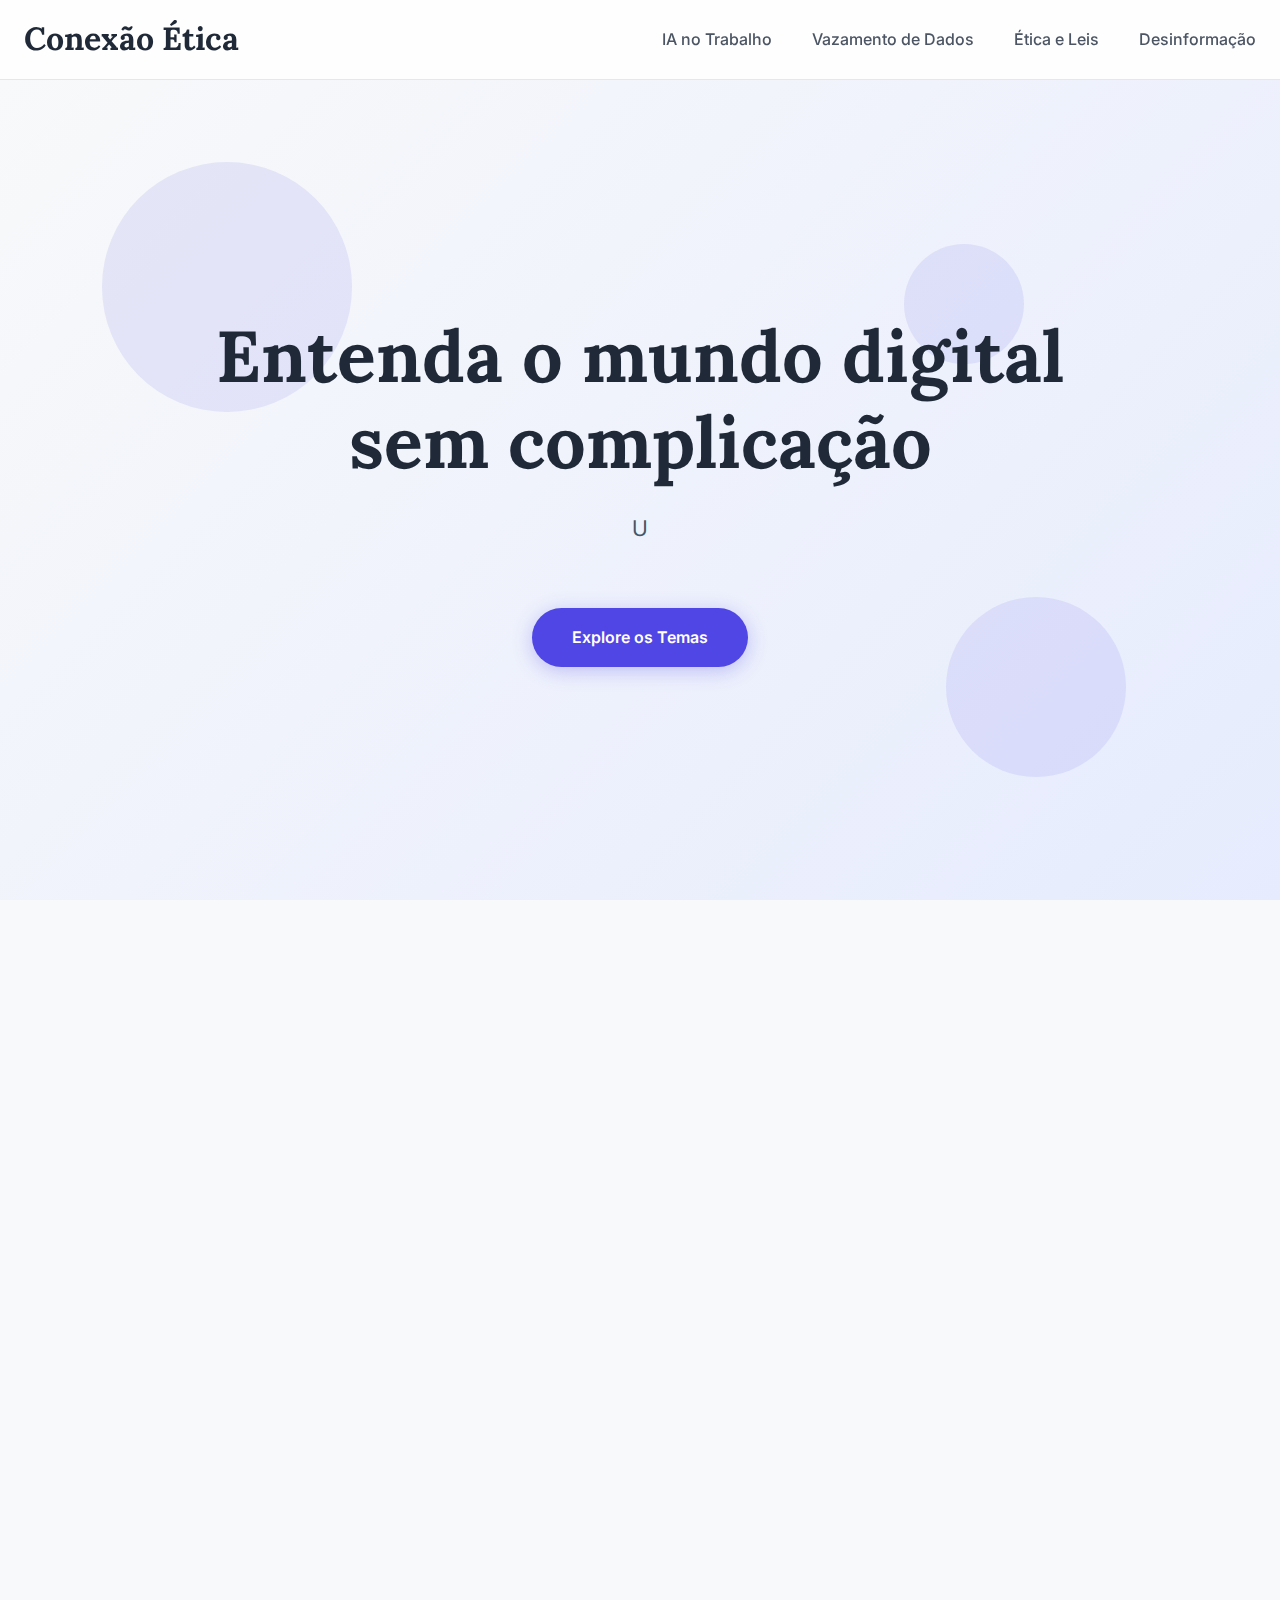
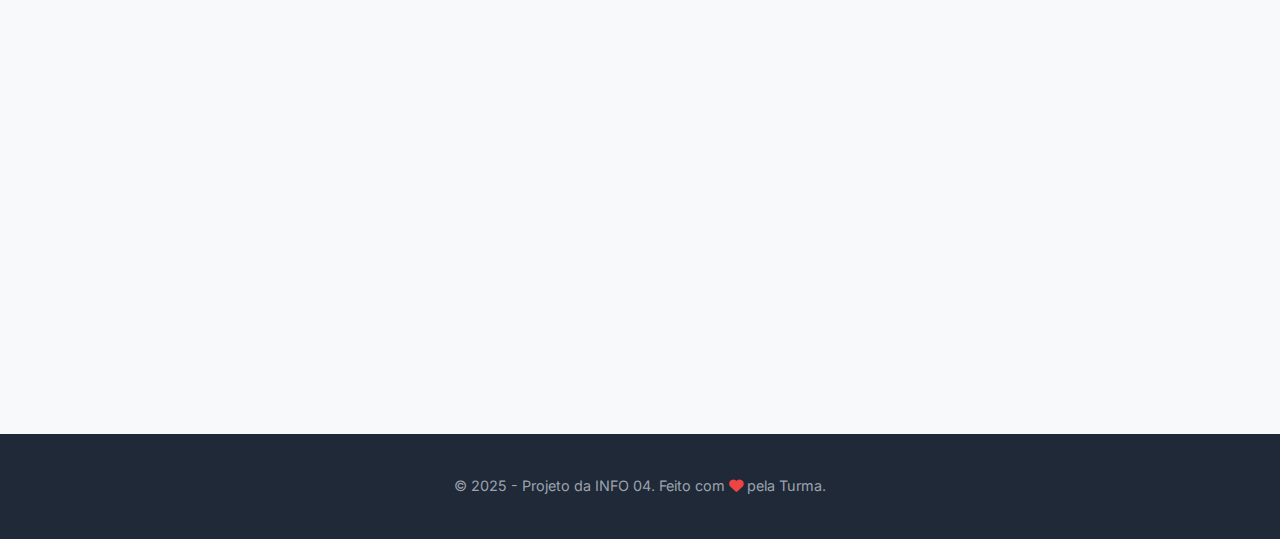
<file: index.html>
<!DOCTYPE html>
<html lang="pt-br">
<head>
    <meta charset="UTF-8">
    <meta name="viewport" content="width=device-width, initial-scale=1.0">
    <title>Conexão Ética - Navegando a Era Digital</title>
    <link rel="stylesheet" href="css/style.css">
    <link rel="stylesheet" href="https://cdnjs.cloudflare.com/ajax/libs/font-awesome/6.5.1/css/all.min.css">
</head>
<body>

    <!-- Cabeçalho com efeito de encolhimento ao rolar -->
    <header class="site-header">
        <div class="container-header">
            <div class="logo">
                <a href="index.html" aria-label="Voltar para a página inicial">
                    <h1>Conexão Ética</h1>
                </a>
            </div>
            <nav class="main-nav">
                <button class="menu-toggle" aria-label="Abrir menu">
                    <span></span>
                    <span></span>
                    <span></span>
                </button>
                <ul>
                    <li><a href="pages/grupo_2.html"><i class="fa-solid fa-robot"></i> IA no Trabalho</a></li>
                    <li><a href="pages/grupo_1.html"><i class="fa-solid fa-shield-halved"></i> Vazamento de Dados</a></li>
                    <li><a href="pages/grupo_3.html"><i class="fa-solid fa-gavel"></i> Ética e Leis</a></li>
                    <li><a href="pages/grupo_4.html"><i class="fa-solid fa-newspaper"></i> Desinformação</a></li>
                </ul>
            </nav>
        </div>
    </header>

    <main>
        <!-- Seção Hero com fundo animado e efeito de digitação -->
        <section class="hero-section">
            <div class="hero-content">
                <h2 class="reveal">Entenda o mundo digital sem complicação</h2>
                <p class="subtitulo reveal" id="typing-subtitle"></p>
                <a href="#temas" class="btn btn-primary reveal">Explore os Temas</a>
            </div>
            <!-- Elementos decorativos animados -->
            <div class="floating-shape shape1"></div>
            <div class="floating-shape shape2"></div>
            <div class="floating-shape shape3"></div>
        </section>

        <!-- Seção de temas com cards com FOTOS -->
        <section id="temas" class="container">
            <h2 class="section-title reveal">Explore os Quatro Pilares</h2>

            <div class="temas-grid">
                
                <a href="pages/grupo_1.html" class="tema-card reveal">
                    <img src="img_gp1/img_inicio_grupo1.jpg" alt="Ilustração sobre segurança de dados com cadeados digitais">
                    <div class="tema-card-content">
                        <h4>Vazamento de Dados</h4>
                        <p>Os perigos online e a responsabilidade de quem protege suas informações.</p>
                    </div>
                </a>
                
                <a href="pages/grupo_2.html" class="tema-card reveal">
                    <img src="img_gp2/img_inicio.jpg" alt="Humano interagindo com um robô em um ambiente de trabalho">
                    <div class="tema-card-content">
                        <h4>IA no Trabalho</h4>
                        <p>Como a inteligência artificial está otimizando profissões e tarefas do dia a dia.</p>
                    </div>
                </a>
                
                <a href="pages/grupo_3.html" class="tema-card reveal">
                    <img src="img_gp3/17596519049008330f418994fba9ee09-640x400.png" alt="Balanças da justiça simbolizando ética e leis">
                    <div class="tema-card-content">
                        <h4>Ética e Leis Digitais</h4>
                        <p>Uma conversa sobre o certo e errado no mundo digital e as regras que te protegem.</p>
                    </div>
                </a>
                
                <a href="pages/grupo_4.html" class="tema-card reveal">
                    <img src="img_gp4/inicio_grupo4.jpg" alt="Lupa sobre a palavra FAKE em um jornal">
                    <div class="tema-card-content">
                        <h4>A Era da Desinformação</h4>
                        <p>Aprenda a identificar notícias falsas e entenda por que elas se espalham tão rápido.</p>
                    </div>
                </a>

            </div>
        </section>

    </main>

    <footer class="site-footer">
        <p>&copy; 2025 - Projeto da INFO 04. Feito com <i class="fa-solid fa-heart"></i> pela Turma.</p>
    </footer>

    <!-- Overlay para o menu mobile -->
    <div id="page-overlay"></div>

    <script src="js/script.js"></script>

</body>
</html>
</file>
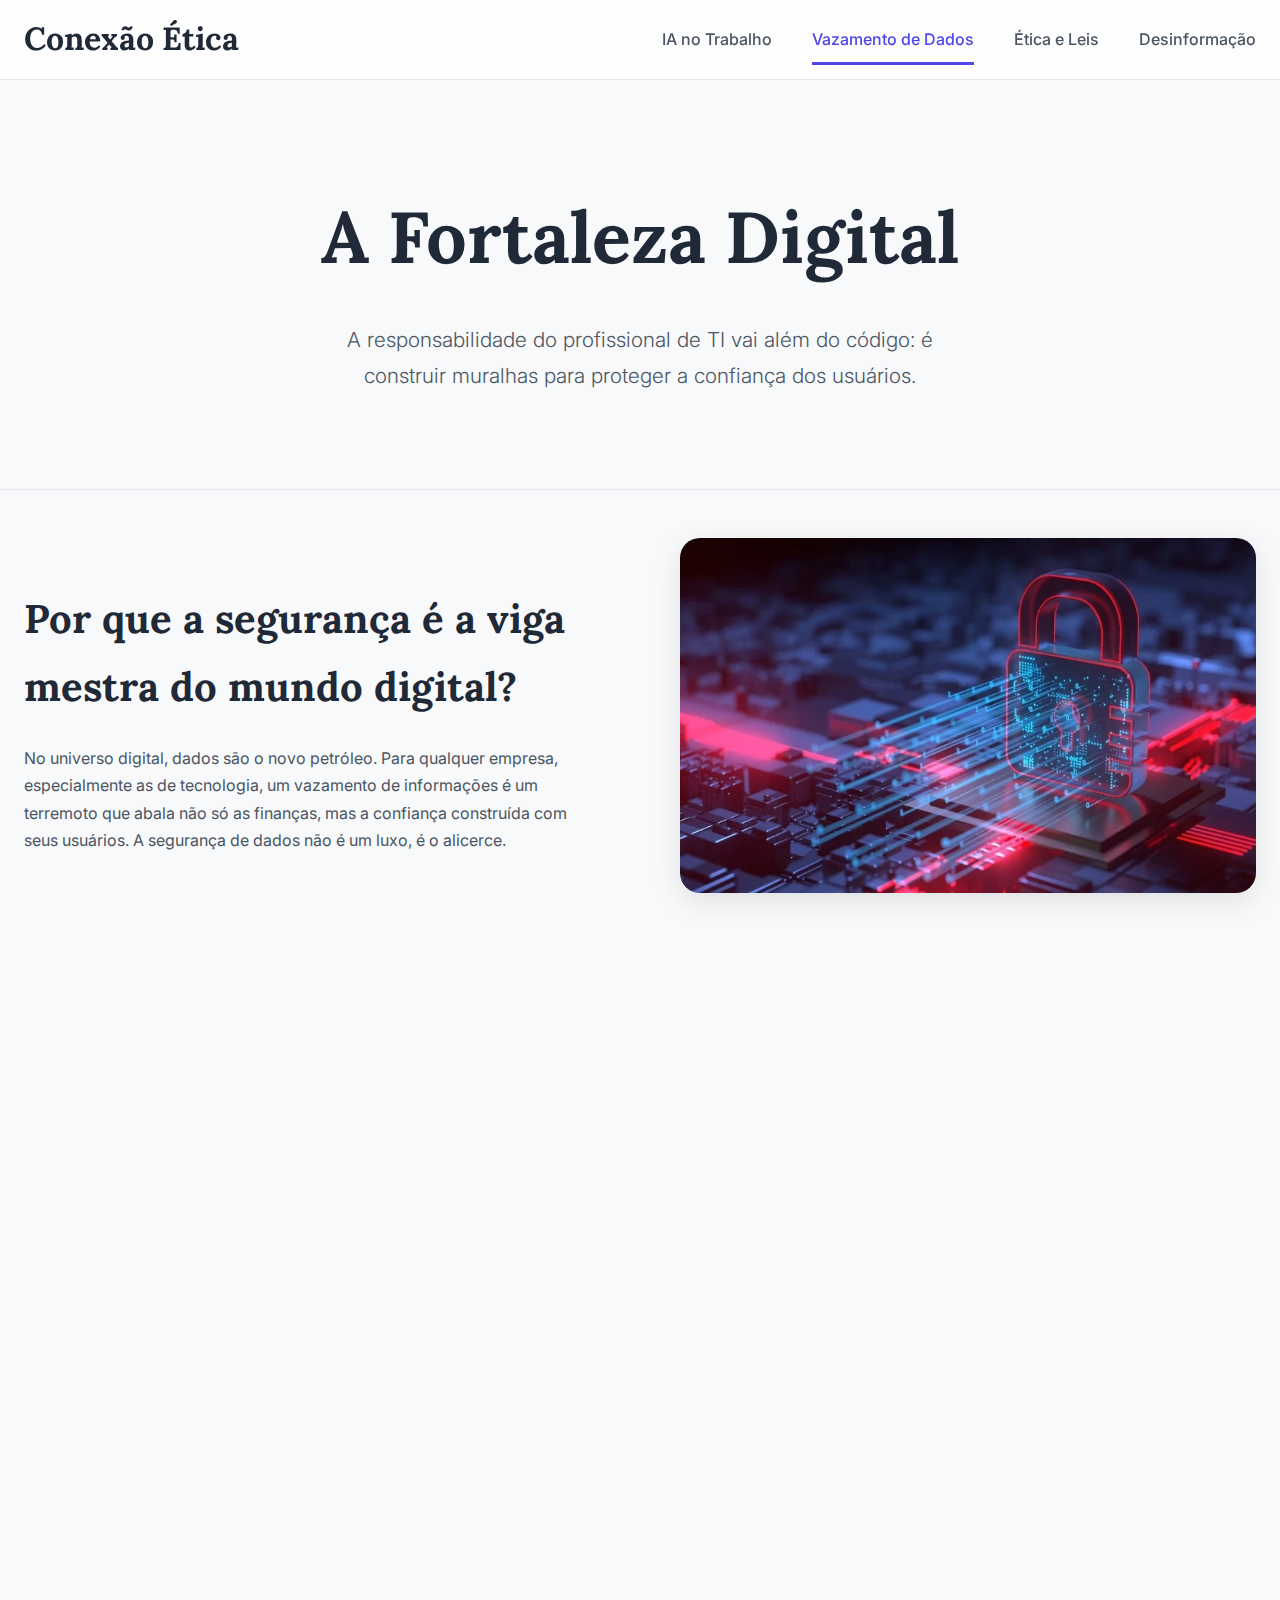
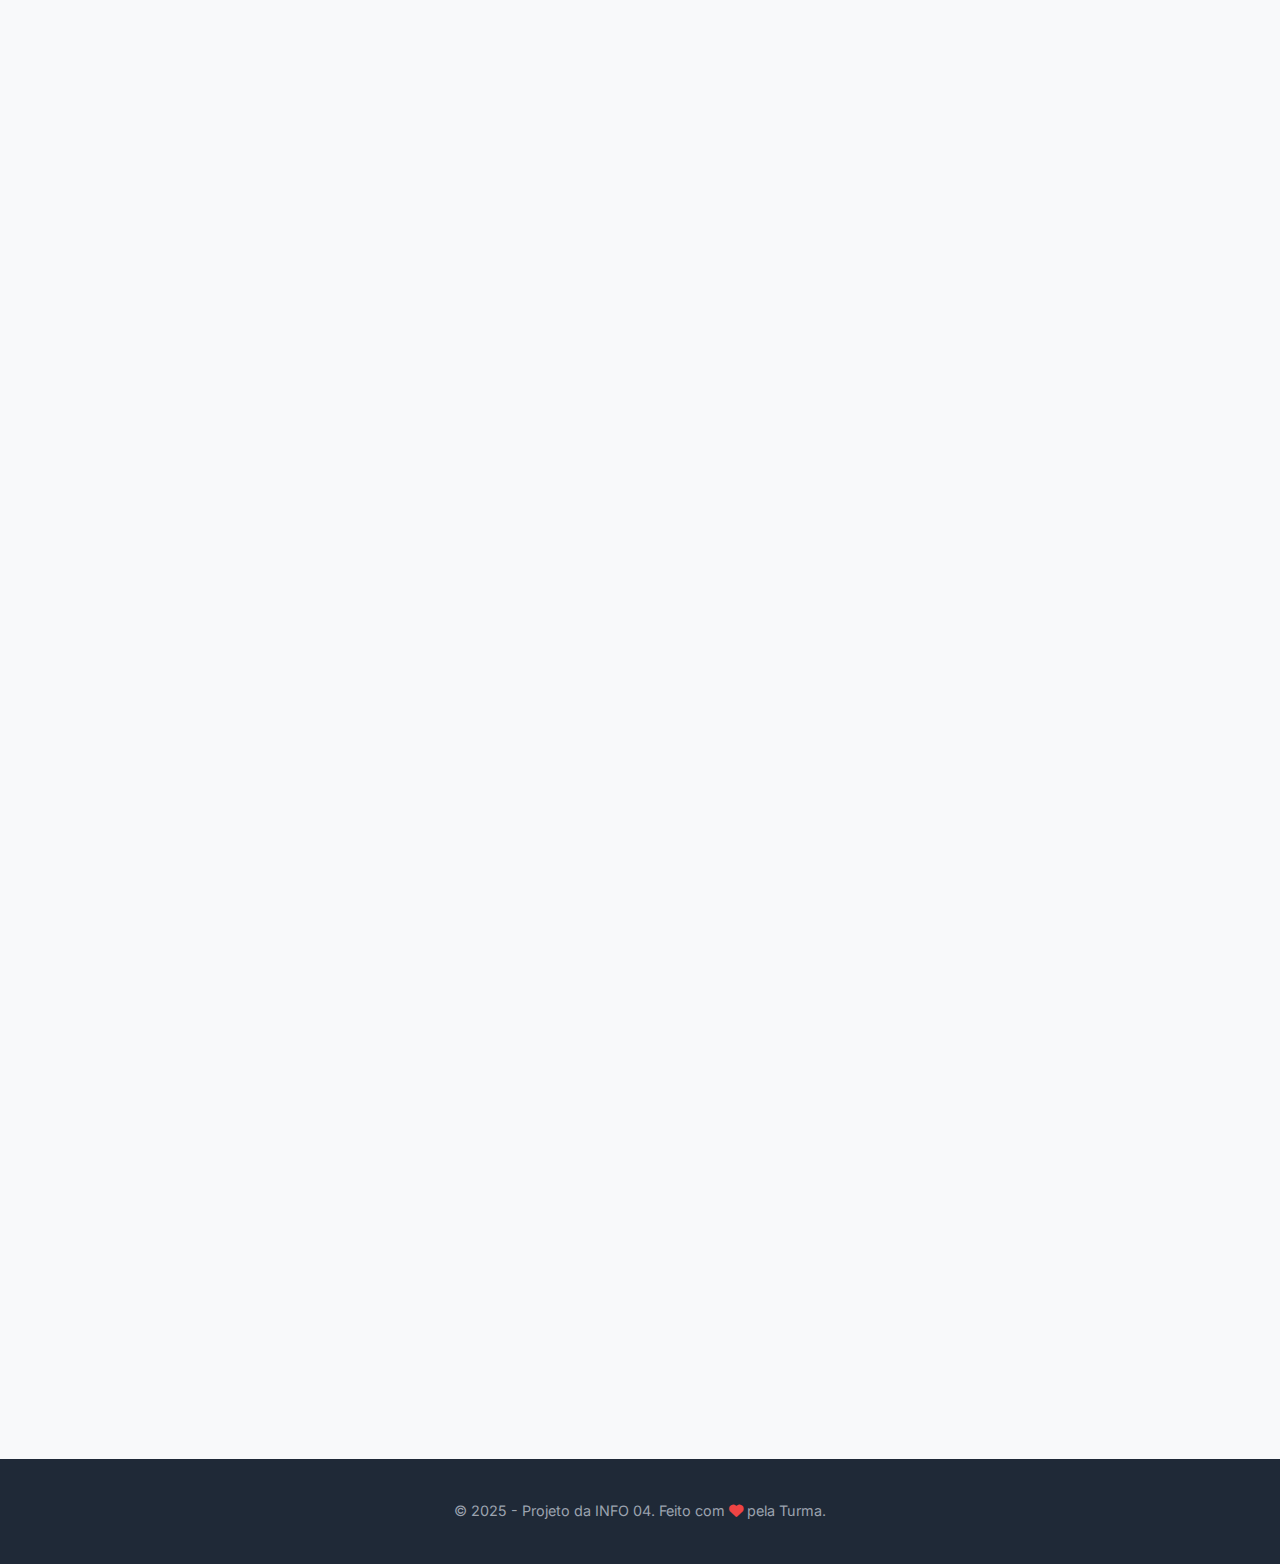
<file: pages/grupo_1.html>
<!DOCTYPE html>
<html lang="pt-br">
<head>
    <meta charset="UTF-8">
    <meta name="viewport" content="width=device-width, initial-scale=1.0">
    <title>Vazamento de Dados - A Fortaleza Digital</title>
    <link rel="stylesheet" href="../css/style.css">
    <link rel="stylesheet" href="https://cdnjs.cloudflare.com/ajax/libs/font-awesome/6.5.1/css/all.min.css">
</head>
<body>

    <header class="site-header">
        <div class="container-header">
            <div class="logo">
                <a href="../index.html" aria-label="Voltar para a página inicial">
                    <h1>Conexão Ética</h1>
                </a>
            </div>
            <nav class="main-nav">
                <button class="menu-toggle" aria-label="Abrir menu">
                    <span></span>
                    <span></span>
                    <span></span>
                </button>
                <ul>
                    <li><a href="grupo_2.html"><i class="fa-solid fa-robot"></i> IA no Trabalho</a></li>
                    <li><a href="grupo_1.html" class="active"><i class="fa-solid fa-shield-halved"></i> Vazamento de Dados</a></li>
                    <li><a href="grupo_3.html"><i class="fa-solid fa-gavel"></i> Ética e Leis</a></li>
                    <li><a href="grupo_4.html"><i class="fa-solid fa-newspaper"></i> Desinformação</a></li>
                </ul>
            </nav>
        </div>
    </header>

    <main>
        <!-- Seção Hero Minimalista -->
        <section class="g1-hero">
            <div class="g1-hero-content">
                <h1 class="reveal">A Fortaleza Digital</h1>
                <p class="reveal">A responsabilidade do profissional de TI vai além do código: é construir muralhas para proteger a confiança dos usuários.</p>
            </div>
        </section>

        <article class="container g1-article">

            <!-- Seção de Introdução -->
            <section class="g1-section-intro reveal">
                <div class="g1-text-block">
                    <h2>Por que a segurança é a viga mestra do mundo digital?</h2>
                    <p>No universo digital, dados são o novo petróleo. Para qualquer empresa, especialmente as de tecnologia, um vazamento de informações é um terremoto que abala não só as finanças, mas a confiança construída com seus usuários. A segurança de dados não é um luxo, é o alicerce.</p>
                </div>
                <div class="g1-image-block">
                    <img src="../img_gp1/Segurança.webp" alt="Cadeado digital brilhante sobre um circuito eletrônico, simbolizando cibersegurança.">
                </div>
            </section>

            <!-- Seção de Dicas Interativas -->
            <section class="g1-section-dicas">
                <h2 class="section-title reveal">Seu Manual de Defesa Digital</h2>
                <div class="g1-dicas-grid">
                    <!-- Card Interativo 1 -->
                    <div class="flip-card reveal">
                        <div class="flip-card-inner">
                            <div class="flip-card-front">
                                <i class="fa-solid fa-key"></i>
                                <h3>Senhas de Aço</h3>
                            </div>
                            <div class="flip-card-back">
                                <p>Crie senhas longas com letras, números e símbolos. Pense em uma frase! E nunca, jamais, repita a mesma senha em vários lugares.</p>
                            </div>
                        </div>
                    </div>
                    <!-- Card Interativo 2 -->
                    <div class="flip-card reveal">
                        <div class="flip-card-inner">
                            <div class="flip-card-front">
                                <i class="fa-solid fa-shield-virus"></i>
                                <h3>Dupla Camada de Proteção</h3>
                            </div>
                            <div class="flip-card-back">
                                <p>Ative a "autenticação de dois fatores" sempre que possível. É o seu guardião extra, exigindo um código do seu celular para entrar.</p>
                            </div>
                        </div>
                    </div>
                    <!-- Card Interativo 3 -->
                    <div class="flip-card reveal">
                        <div class="flip-card-inner">
                            <div class="flip-card-front">
                                <i class="fa-solid fa-fish-fins"></i>
                                <h3>Cuidado com a Isca</h3>
                            </div>
                            <div class="flip-card-back">
                                <p>Desconfie de e-mails e mensagens suspeitas. Golpes de "phishing" são iscas para roubar seus dados. Na dúvida, não clique.</p>
                            </div>
                        </div>
                    </div>
                     <!-- Card Interativo 4 -->
                     <div class="flip-card reveal">
                        <div class="flip-card-inner">
                            <div class="flip-card-front">
                                <i class="fa-solid fa-cloud-arrow-up"></i>
                                <h3>Mantenha-se Atualizado</h3>
                            </div>
                            <div class="flip-card-back">
                                <p>Atualizações de software corrigem brechas de segurança. Mantenha seu celular, computador e apps sempre na última versão.</p>
                            </div>
                        </div>
                    </div>
                </div>
            </section>

             <!-- Seção Leis -->
             <section class="g1-section-leis reveal">
                <div class="g1-image-block">
                    <img src="../img_gp1/Perigo.webp" alt="Sinal de exclamação vermelho feito de código binário, simbolizando perigo digital.">
                </div>
                <div class="g1-text-block">
                    <h2>As Leis do Nosso Lado</h2>
                    <p>No Brasil, você não está sozinho nessa batalha. Leis importantes foram criadas para serem seu escudo:</p>
                    <ul class="g1-leis-list">
                        <li><strong>LGPD:</strong> A guardiã dos seus dados pessoais.</li>
                        <li><strong>Lei Carolina Dieckmann:</strong> Pune crimes virtuais, como a invasão de aparelhos.</li>
                        <li><strong>Marco Civil da Internet:</strong> Garante sua privacidade e a proteção de dados na web.</li>
                    </ul>
                </div>
            </section>

            <!-- Seção Conclusão -->
            <div class="conclusion-box reveal">
                <h2>Conclusão: Uma Aliança Inquebrável</h2>
                <p>A segurança de dados é um pacto contínuo entre tecnologia de ponta, leis robustas e a ética de cada profissional. Embora a proteção 100% seja um mito, a união desses três pilares é a estratégia mais poderosa para minimizar riscos e garantir um futuro digital mais seguro para todos.</p>
            </div>
            
            <!-- Seção da Equipe -->
            <div class="team-section reveal">
                <h3>Página desenvolvida por:</h3>
                <ul class="team-list">
                    <li>Roger</li>
                    <li>Richard</li>
                    <li>André</li>
                    <li>João Lucas</li>
                </ul>
            </div>

        </article>
    </main>

    <footer class="site-footer">
        <p>&copy; 2025 - Projeto da INFO 04. Feito com <i class="fa-solid fa-heart"></i> pela Turma.</p>
    </footer>

    <div id="page-overlay"></div>
    <script src="../js/script.js"></script>

</body>
</html>
</file>
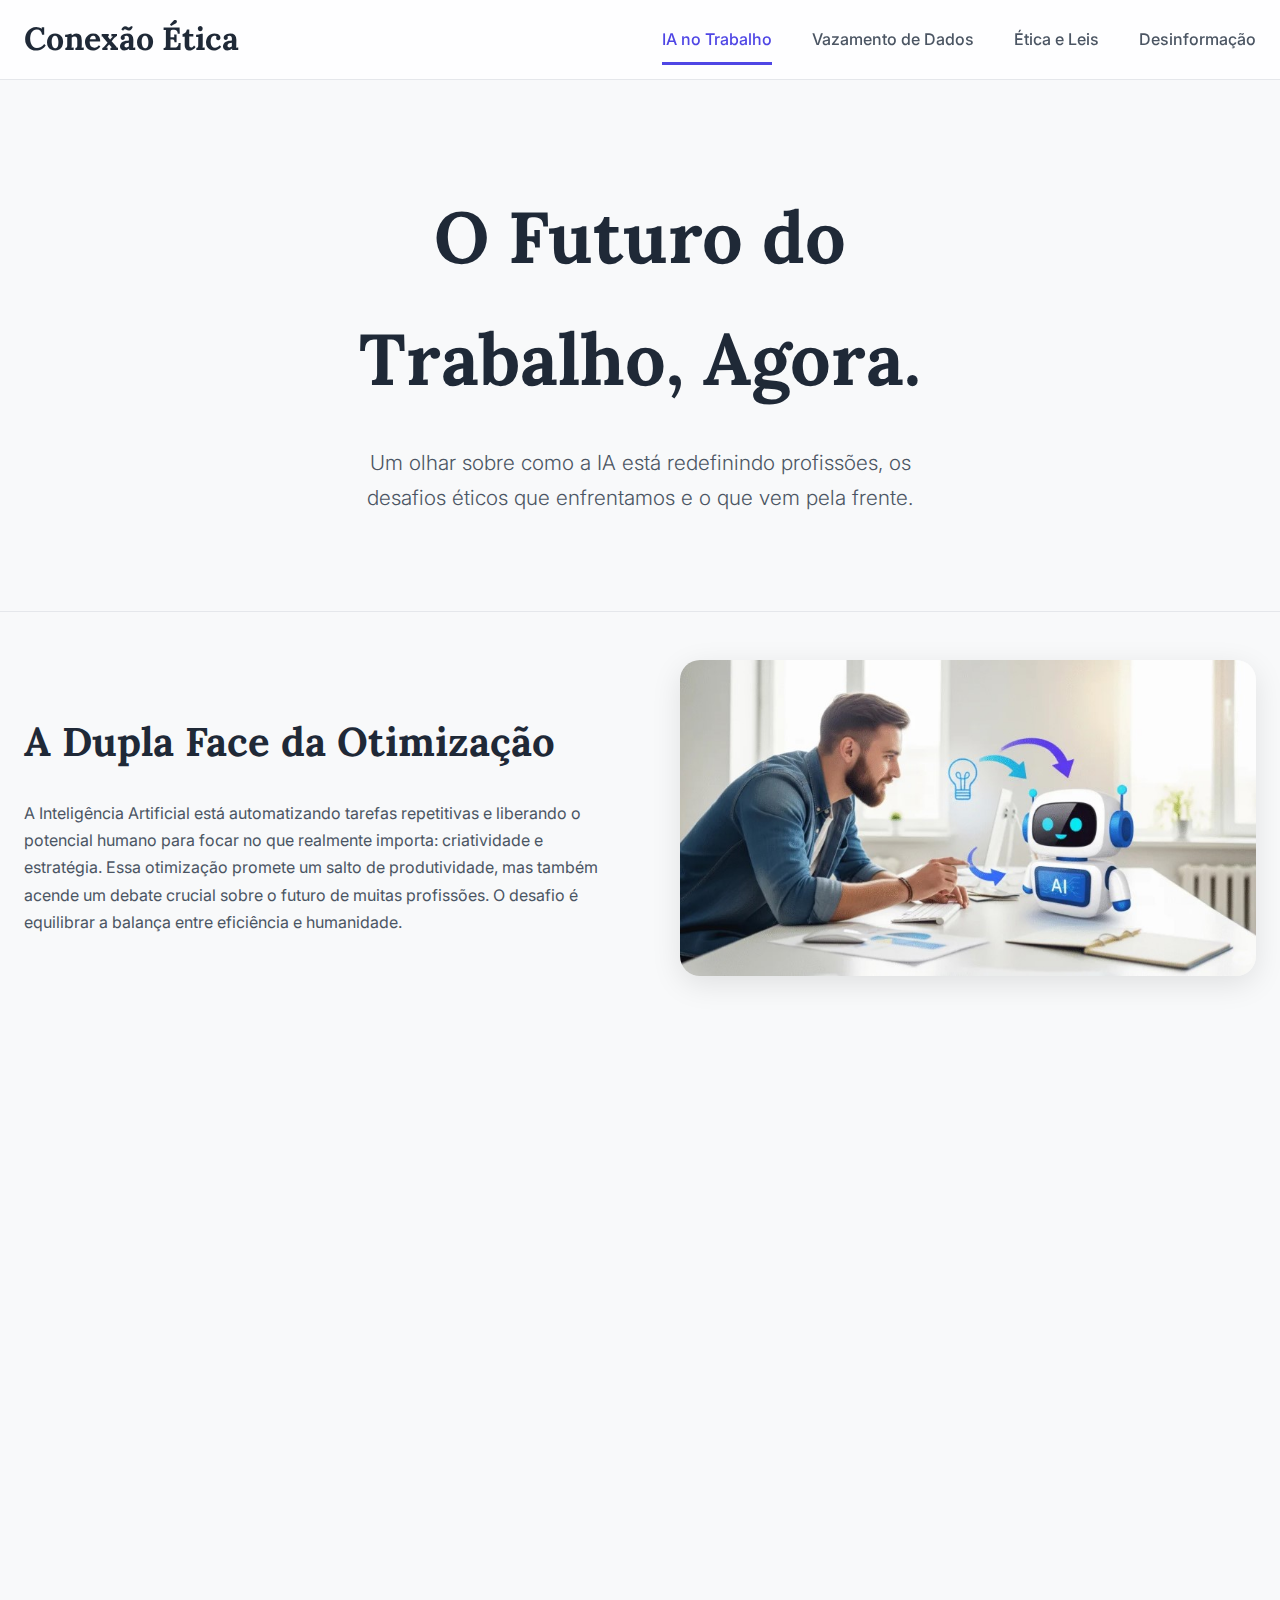
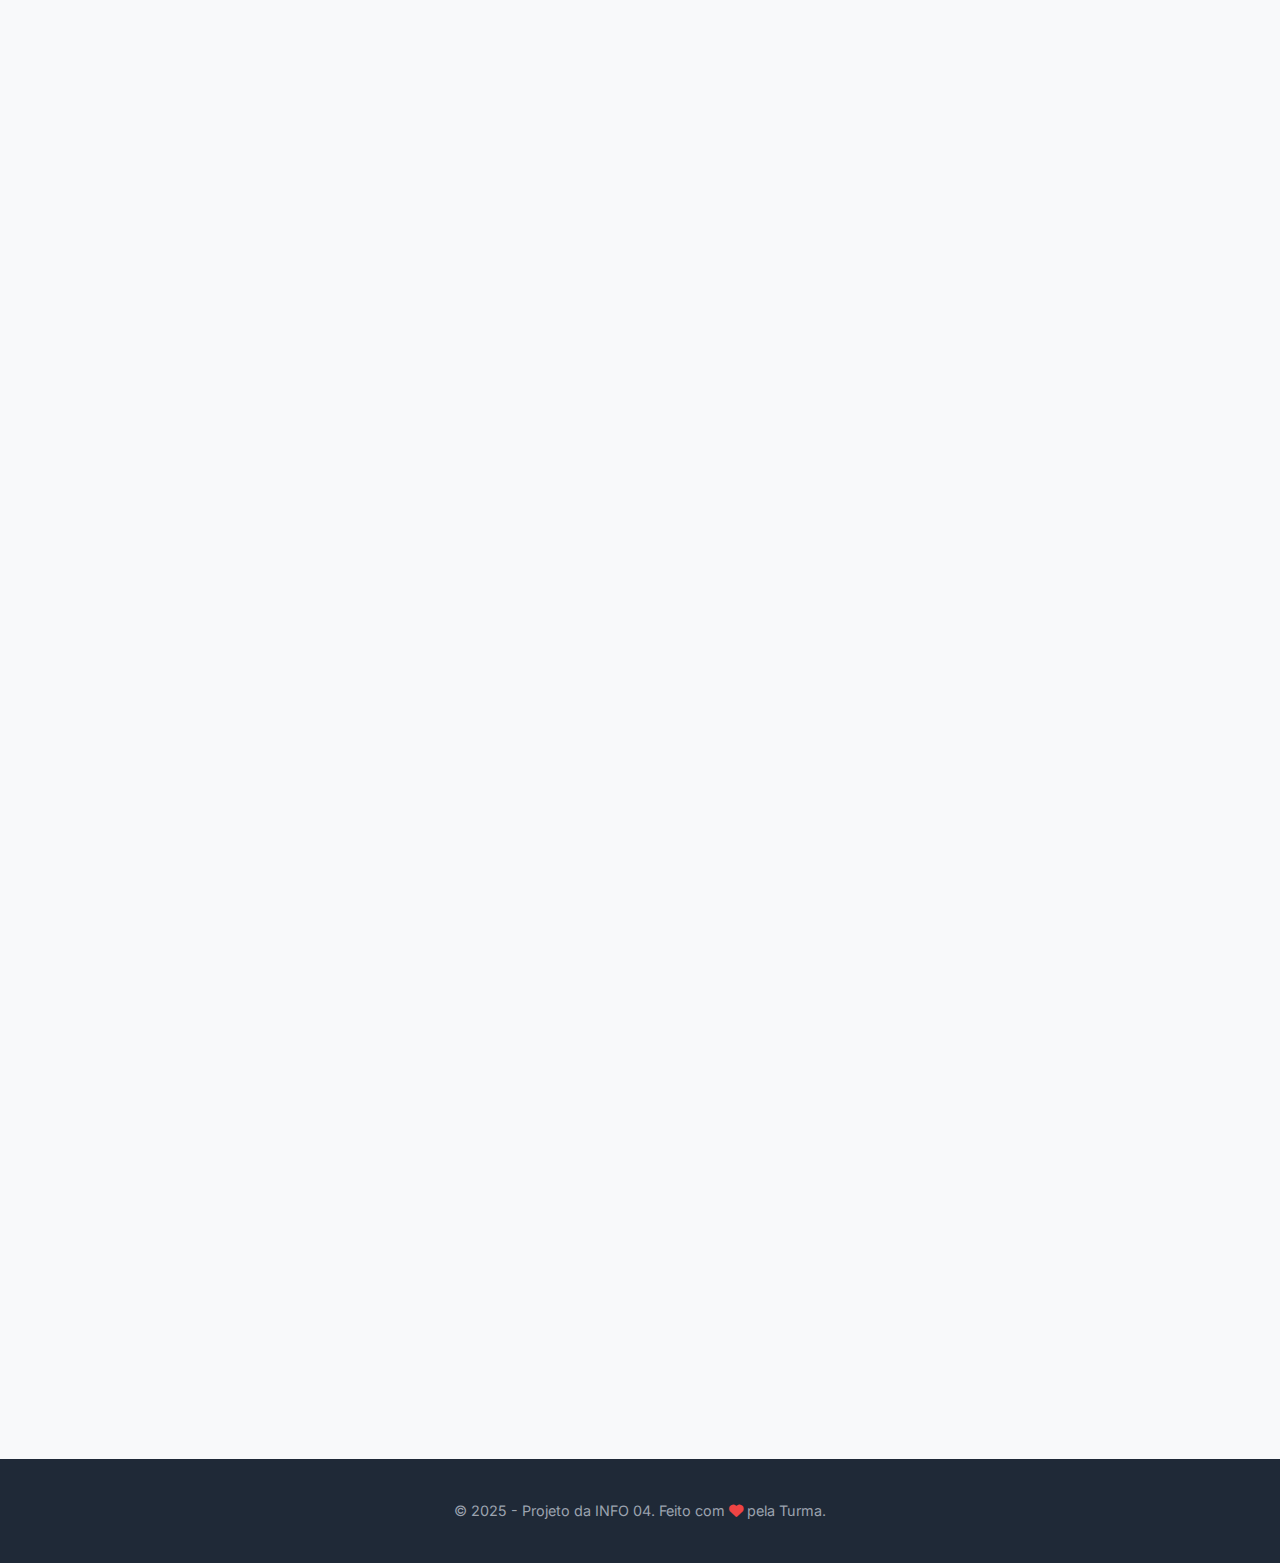
<file: pages/grupo_2.html>
<!DOCTYPE html>
<html lang="pt-br">
<head>
    <meta charset="UTF-8">
    <meta name="viewport" content="width=device-width, initial-scale=1.0">
    <title>IA no Trabalho - O Futuro Agora</title>
    <link rel="stylesheet" href="../css/style.css">
    <link rel="stylesheet" href="https://cdnjs.cloudflare.com/ajax/libs/font-awesome/6.5.1/css/all.min.css">
</head>
<body>

    <header class="site-header">
        <div class="container-header">
            <div class="logo">
                <a href="../index.html" aria-label="Voltar para a página inicial">
                    <h1>Conexão Ética</h1>
                </a>
            </div>
            <nav class="main-nav">
                <button class="menu-toggle" aria-label="Abrir menu">
                    <span></span>
                    <span></span>
                    <span></span>
                </button>
                <ul>
                    <li><a href="grupo_2.html" class="active"><i class="fa-solid fa-robot"></i> IA no Trabalho</a></li>
                    <li><a href="grupo_1.html"><i class="fa-solid fa-shield-halved"></i> Vazamento de Dados</a></li>
                    <li><a href="grupo_3.html"><i class="fa-solid fa-gavel"></i> Ética e Leis</a></li>
                    <li><a href="grupo_4.html"><i class="fa-solid fa-newspaper"></i> Desinformação</a></li>
                </ul>
            </nav>
        </div>
    </header>

    <main>
        <!-- Seção Hero Minimalista -->
        <section class="g2-hero">
            <div class="g2-hero-content">
                <h1 class="reveal">O Futuro do Trabalho, Agora.</h1>
                <p class="reveal">Um olhar sobre como a IA está redefinindo profissões, os desafios éticos que enfrentamos e o que vem pela frente.</p>
            </div>
        </section>

        <article class="container g2-article">

            <!-- Seção de Introdução -->
            <section class="g2-section-intro reveal">
                <div class="g2-text-block">
                    <h2>A Dupla Face da Otimização</h2>
                    <p>A Inteligência Artificial está automatizando tarefas repetitivas e liberando o potencial humano para focar no que realmente importa: criatividade e estratégia. Essa otimização promete um salto de produtividade, mas também acende um debate crucial sobre o futuro de muitas profissões. O desafio é equilibrar a balança entre eficiência e humanidade.</p>
                </div>
                <div class="g2-image-block">
                    <img src="../img_gp2/revolucao_ia.jpg" alt="Profissional interagindo com uma interface de Inteligência Artificial em seu computador.">
                </div>
            </section>

            <!-- Seção de Cuidados Éticos com Flip Cards -->
            <section class="g2-section-dilemas">
                <h2 class="section-title reveal">Os Dilemas da Inteligência</h2>
                <div class="g1-dicas-grid">
                    <!-- Card Interativo 1 -->
                    <div class="flip-card reveal">
                        <div class="flip-card-inner">
                            <div class="flip-card-front">
                                <i class="fa-solid fa-user-secret"></i>
                                <h3>Privacidade Vigiada</h3>
                            </div>
                            <div class="flip-card-back">
                                <p>A IA precisa de dados para aprender, mas até onde vai o limite? A coleta massiva de informações para treinar algoritmos levanta sérias questões sobre nossa privacidade.</p>
                            </div>
                        </div>
                    </div>
                    <!-- Card Interativo 2 -->
                    <div class="flip-card reveal">
                        <div class="flip-card-inner">
                            <div class="flip-card-front">
                                <i class="fa-solid fa-scale-balanced"></i>
                                <h3>Justiça com Vieses</h3>
                            </div>
                            <div class="flip-card-back">
                                <p>Se os dados usados para treinar uma IA contêm preconceitos, o algoritmo os aprenderá. Isso pode levar a decisões injustas e discriminatórias em contratações e promoções.</p>
                            </div>
                        </div>
                    </div>
                    <!-- Card Interativo 3 -->
                    <div class="flip-card reveal">
                        <div class="flip-card-inner">
                            <div class="flip-card-front">
                                <i class="fa-solid fa-eye"></i>
                                <h3>A Caixa Preta</h3>
                            </div>
                            <div class="flip-card-back">
                                <p>Muitas vezes, não sabemos como uma IA chega a uma decisão. A falta de transparência pode gerar desconfiança e dificultar a correção de erros.</p>
                            </div>
                        </div>
                    </div>
                     <!-- Card Interativo 4 -->
                     <div class="flip-card reveal">
                        <div class="flip-card-inner">
                            <div class="flip-card-front">
                                <i class="fa-solid fa-briefcase"></i>
                                <h3>O Impacto Real</h3>
                            </div>
                            <div class="flip-card-back">
                                <p>A automação pode extinguir algumas funções enquanto cria outras. A requalificação profissional se torna essencial para não deixar ninguém para trás.</p>
                            </div>
                        </div>
                    </div>
                </div>
            </section>

             <!-- Seção Responsabilidade -->
             <section class="g2-section-responsabilidade reveal">
                <div class="g2-image-block">
                    <img src="../img_gp2/resposabilidade_ia.jpg" alt="Mão segurando uma esfera digital com o símbolo de IA, representando o controle humano e a responsabilidade.">
                </div>
                <div class="g2-text-block">
                    <h2>O Fator Humano: A Chave da Confiança</h2>
                    <p>A responsabilidade no uso da IA vai além do código. Envolve ética, justiça e um profundo respeito pela sociedade. É nosso papel garantir que os algoritmos sejam justos, que a privacidade seja protegida e que a tecnologia sirva ao bem comum. A máquina otimiza, mas é o ser humano quem guia, corrige e dá propósito.</p>
                </div>
            </section>

            <!-- Seção Conclusão -->
            <div class="conclusion-box reveal">
                <h2>Conclusão: Uma Parceria para o Futuro</h2>
                <p>A IA é uma ferramenta poderosa, capaz de transformar o trabalho como o conhecemos. Se usada com responsabilidade, ética e foco no desenvolvimento humano, ela não será uma substituta, mas sim a maior parceira da nossa evolução profissional.</p>
            </div>
            
            <!-- Seção da Equipe -->
            <div class="team-section reveal">
                <h3>Página desenvolvida por:</h3>
                <ul class="team-list">
                    <li>Elberth</li>
                    <li>Daiane</li>
                    <li>Yasmim</li>
                    <li>Andrey</li>
                </ul>
            </div>

        </article>
    </main>

    <footer class="site-footer">
        <p>&copy; 2025 - Projeto da INFO 04. Feito com <i class="fa-solid fa-heart"></i> pela Turma.</p>
    </footer>

    <div id="page-overlay"></div>
    <script src="../js/script.js"></script>

</body>
</html>
</file>
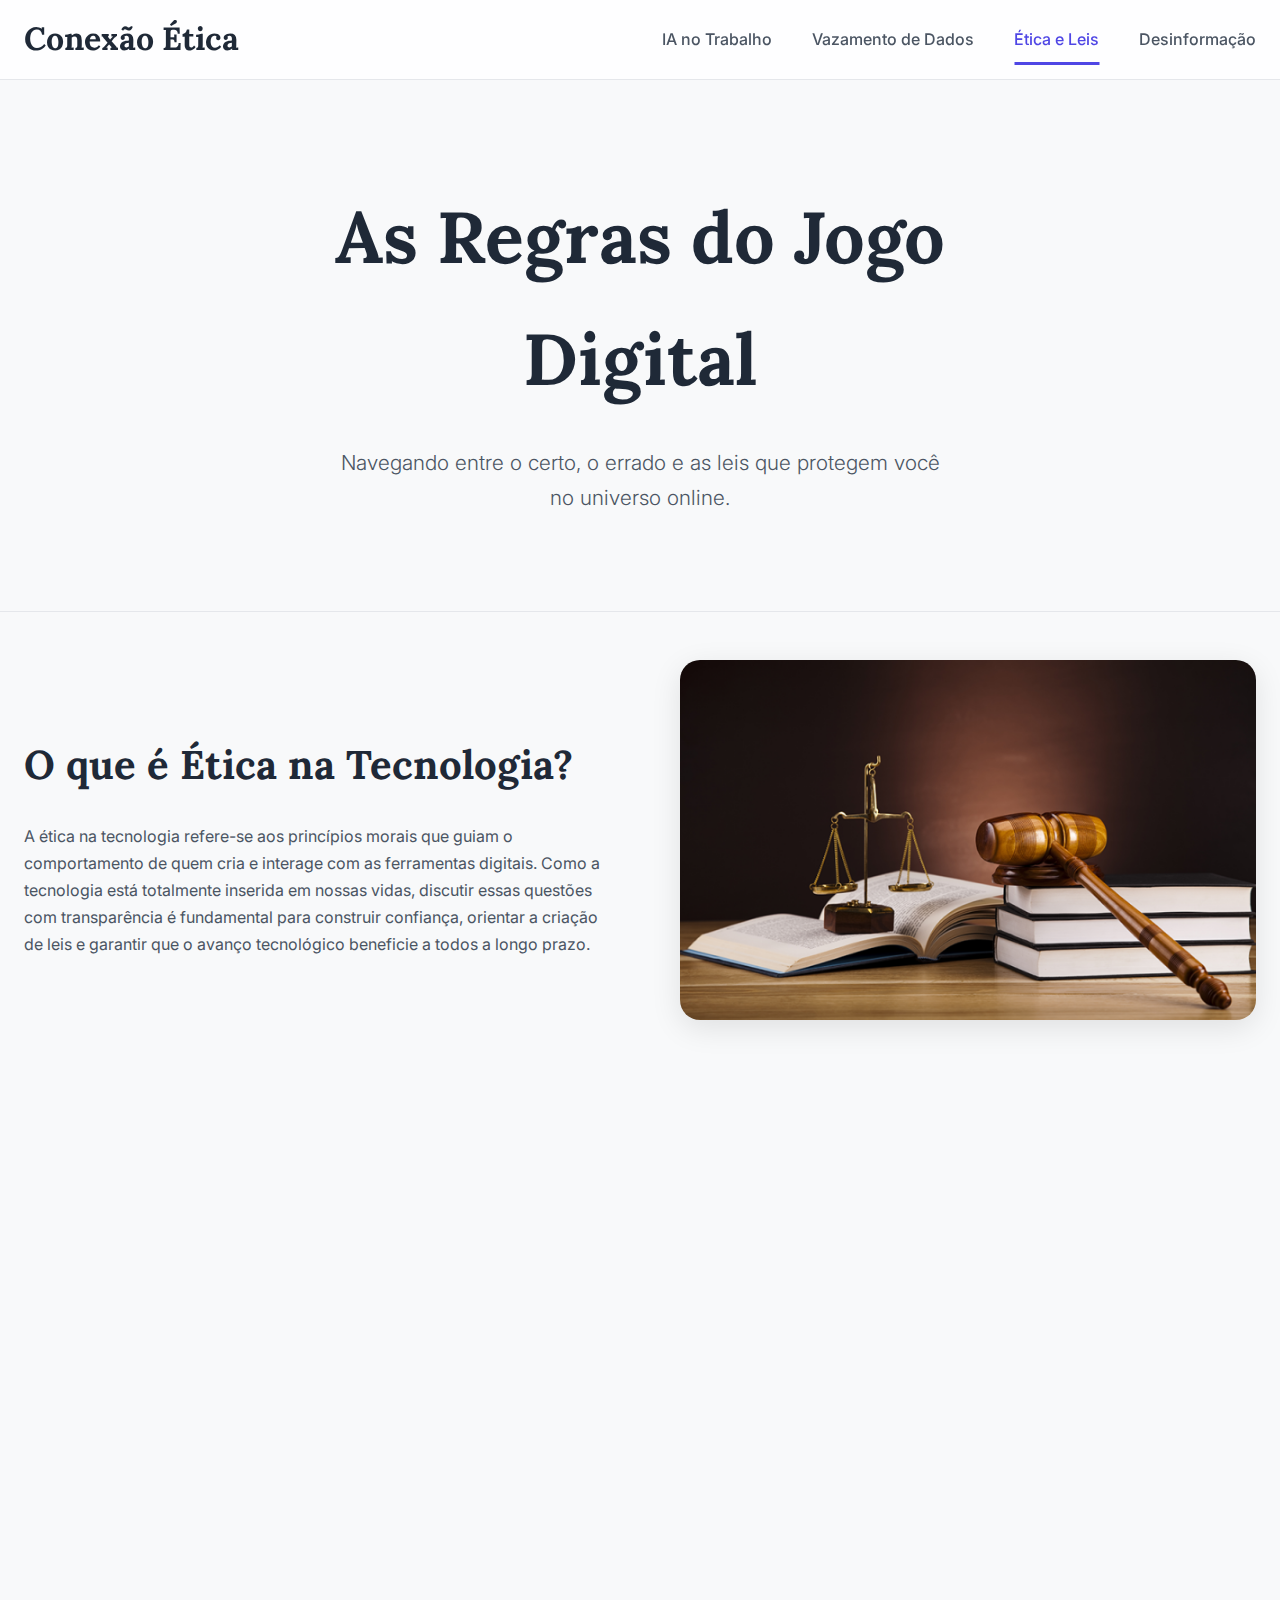
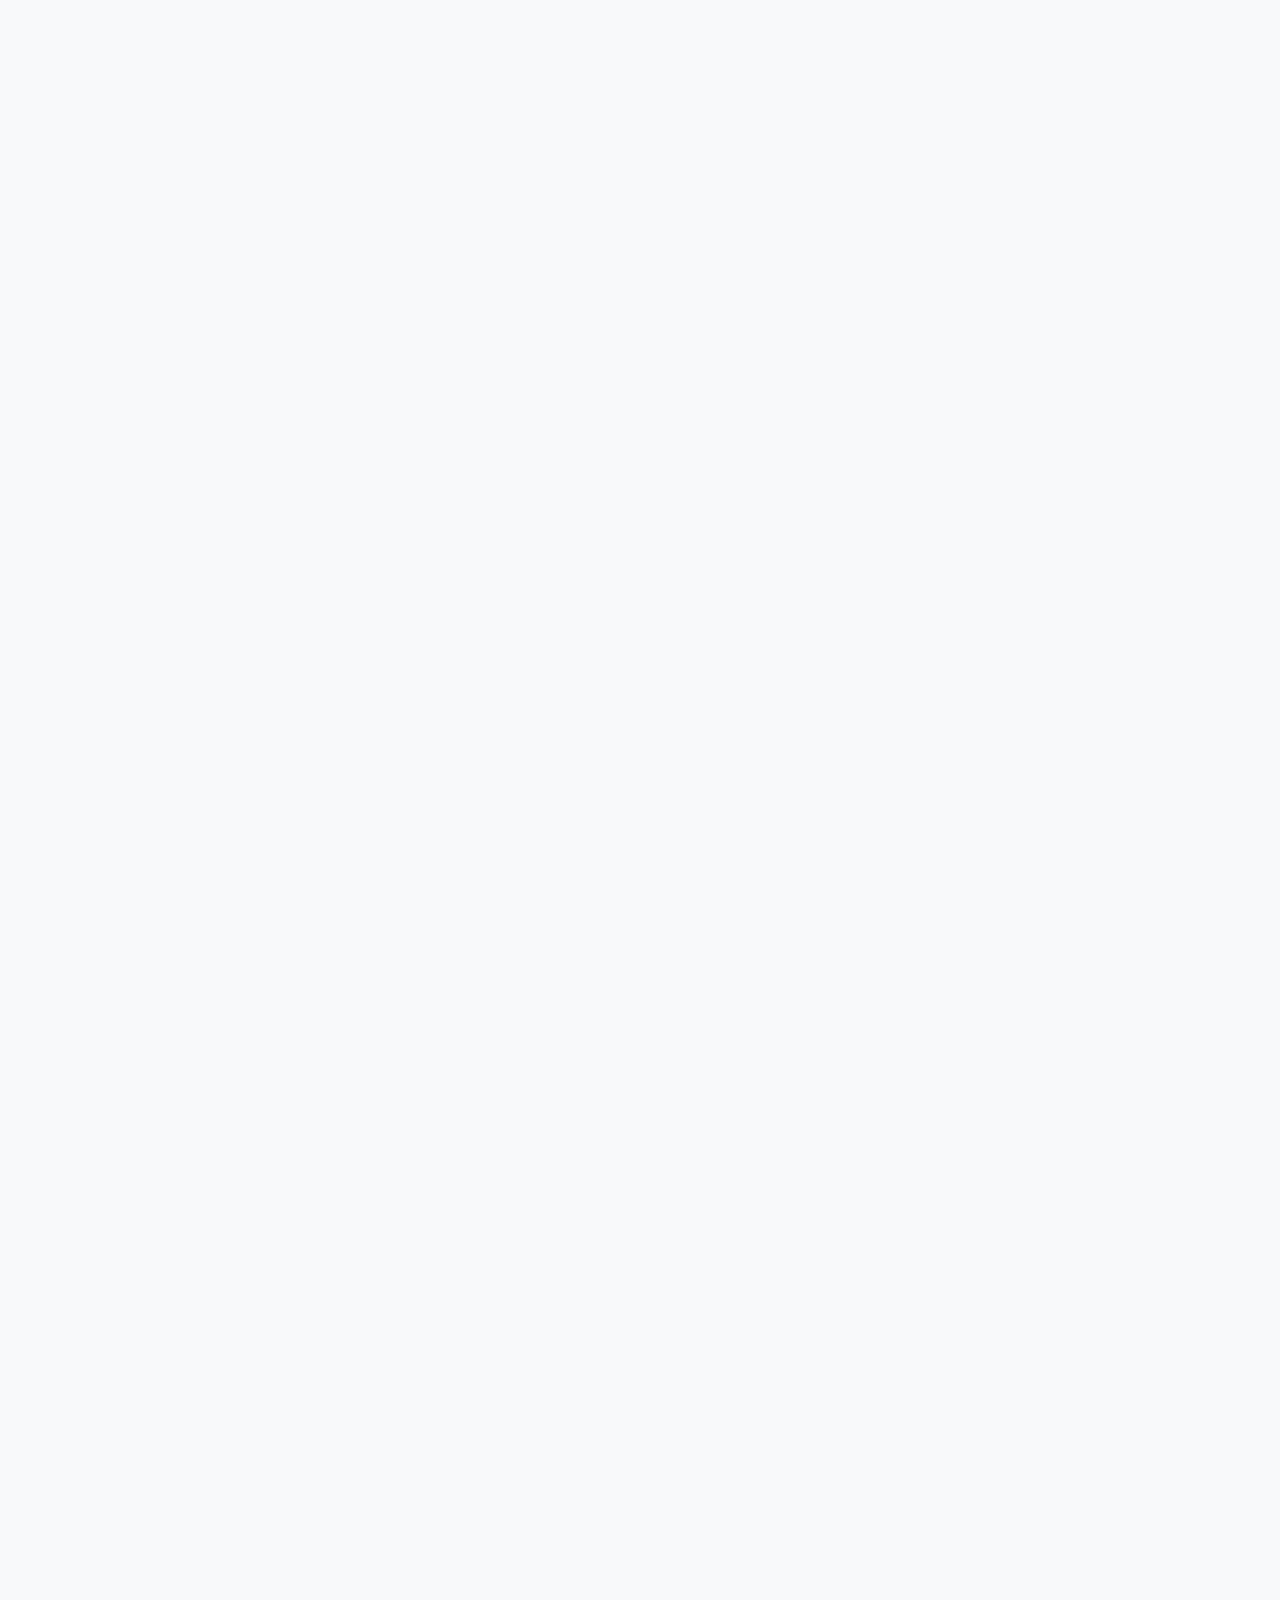
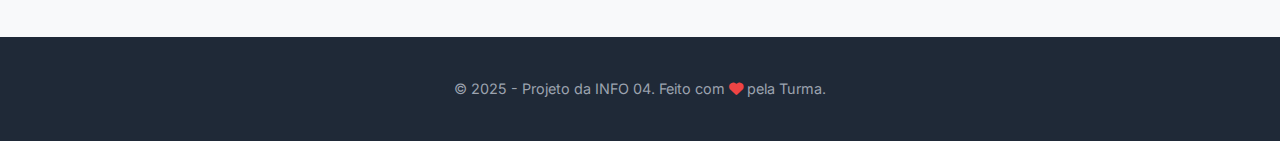
<file: pages/grupo_3.html>
<!DOCTYPE html>
<html lang="pt-br">
<head>
    <meta charset="UTF-8">
    <meta name="viewport" content="width=device-width, initial-scale=1.0">
    <title>Ética e Leis Digitais - As Regras do Jogo</title>
    <link rel="stylesheet" href="../css/style.css">
    <link rel="stylesheet" href="https://cdnjs.cloudflare.com/ajax/libs/font-awesome/6.5.1/css/all.min.css">
</head>
<body>

    <header class="site-header">
        <div class="container-header">
            <div class="logo">
                <a href="../index.html" aria-label="Voltar para a página inicial">
                    <h1>Conexão Ética</h1>
                </a>
            </div>
            <nav class="main-nav">
                <button class="menu-toggle" aria-label="Abrir menu">
                    <span></span>
                    <span></span>
                    <span></span>
                </button>
                <ul>
                    <li><a href="grupo_2.html"><i class="fa-solid fa-robot"></i> IA no Trabalho</a></li>
                    <li><a href="grupo_1.html"><i class="fa-solid fa-shield-halved"></i> Vazamento de Dados</a></li>
                    <li><a href="grupo_3.html" class="active"><i class="fa-solid fa-gavel"></i> Ética e Leis</a></li>
                    <li><a href="grupo_4.html"><i class="fa-solid fa-newspaper"></i> Desinformação</a></li>
                </ul>
            </nav>
        </div>
    </header>

    <main>
        <!-- Seção Hero Minimalista -->
        <section class="g1-hero">
            <div class="g1-hero-content">
                <h1 class="reveal">As Regras do Jogo Digital</h1>
                <p class="reveal">Navegando entre o certo, o errado e as leis que protegem você no universo online.</p>
            </div>
        </section>

        <article class="container g1-article">

            <!-- Seção de Introdução -->
            <section class="g1-section-intro reveal">
                <div class="g1-text-block">
                    <h2>O que é Ética na Tecnologia?</h2>
                    <p>A ética na tecnologia refere-se aos princípios morais que guiam o comportamento de quem cria e interage com as ferramentas digitais. Como a tecnologia está totalmente inserida em nossas vidas, discutir essas questões com transparência é fundamental para construir confiança, orientar a criação de leis e garantir que o avanço tecnológico beneficie a todos a longo prazo.</p>
                </div>
                <div class="g1-image-block">
                    <img src="../img_gp3/17596519049008330f418994fba9ee09-640x400.png" alt="Balança da justiça ao lado de livros e um martelo, simbolizando leis e ética.">
                </div>
            </section>

            <!-- Seção de Pilares Éticos -->
            <section class="g1-section-dicas">
                <h2 class="section-title reveal">Pilares Éticos na Informática</h2>
                <div class="g1-dicas-grid">
                    <!-- Card Interativo 1 -->
                    <div class="flip-card reveal">
                        <div class="flip-card-inner">
                            <div class="flip-card-front">
                                <i class="fa-solid fa-lightbulb"></i>
                                <h3>Honestidade</h3>
                            </div>
                            <div class="flip-card-back">
                                <p>Ser transparente sobre o propósito da tecnologia e o impacto que ela terá na sociedade é essencial para construir um ambiente digital confiável.</p>
                            </div>
                        </div>
                    </div>
                    <!-- Card Interativo 2 -->
                    <div class="flip-card reveal">
                        <div class="flip-card-inner">
                            <div class="flip-card-front">
                                <i class="fa-solid fa-handshake-angle"></i>
                                <h3>Integridade</h3>
                            </div>
                            <div class="flip-card-back">
                                <p>Profissionais de TI devem agir com responsabilidade, priorizando decisões conscientes em todas as etapas do desenvolvimento tecnológico.</p>
                            </div>
                        </div>
                    </div>
                    <!-- Card Interativo 3 -->
                    <div class="flip-card reveal">
                        <div class="flip-card-inner">
                            <div class="flip-card-front">
                                <i class="fa-solid fa-user-lock"></i>
                                <h3>Confidencialidade</h3>
                            </div>
                            <div class="flip-card-back">
                                <p>Proteger informações sensíveis e manter o sigilo quando necessário é um dever fundamental para garantir a segurança e a privacidade de todos.</p>
                            </div>
                        </div>
                    </div>
                     <!-- Card Interativo 4 -->
                     <div class="flip-card reveal">
                        <div class="flip-card-inner">
                            <div class="flip-card-front">
                                <i class="fa-solid fa-users"></i>
                                <h3>Moral e Costumes</h3>
                            </div>
                            <div class="flip-card-back">
                                <p>Enquanto a ética é o modo de ser, a moral se refere às regras de conduta de uma sociedade, buscando a melhor convivência entre as pessoas.</p>
                            </div>
                        </div>
                    </div>
                </div>
            </section>

             <!-- Seção Direitos -->
             <section class="g1-section-leis reveal">
                <div class="g1-image-block">
                    <img src="../img_gp3/leis.jpg" alt="Cadeado digital brilhante simbolizando a proteção de direitos na internet.">
                </div>
                <div class="g1-text-block">
                    <h2>Direito e Direitos Humanos</h2>
                    <p>O Direito é aquilo que a lei permite que você reclame como seu, estabelecendo obrigações em relação aos outros. Essa base se expande para os Direitos Humanos, que ganharam um marco global com a Declaração da ONU em 1948.</p>
                    <ul class="g1-leis-list">
                        <li><strong>Direito Civil:</strong> Protege suas liberdades individuais.</li>
                        <li><strong>Direito Social:</strong> Garante acesso à saúde, educação e bem-estar.</li>
                        <li><strong>Direito Coletivo:</strong> Defende o direito a um ambiente saudável e à paz.</li>
                    </ul>
                </div>
            </section>

            <!-- Seção Conclusão -->
            <div class="conclusion-box reveal">
                <h2>Conclusão: Um Pacto por um Futuro Digital Justo</h2>
                <p>A ética fornece a bússola moral, enquanto a legislação cria as barreiras de proteção no mundo digital. A harmonia entre o desenvolvimento tecnológico e os princípios de honestidade, integridade e respeito aos direitos humanos é o único caminho para construir uma sociedade digital que seja, ao mesmo tempo, inovadora e justa para todos.</p>
            </div>
            
            <!-- Seção da Equipe -->
            <div class="team-section reveal">
                <h3>Página desenvolvida por:</h3>
                <ul class="team-list">
                    <li>Lais</li>
                    <li>Ana</li>
                    <li>Kauã</li>
                    <li>Matheus</li>
                    <li>Gustavo</li>
                    <li>Bruno</li>
                    <li>João Dia</li>
                </ul>
            </div>

        </article>
    </main>

    <footer class="site-footer">
        <p>&copy; 2025 - Projeto da INFO 04. Feito com <i class="fa-solid fa-heart"></i> pela Turma.</p>
    </footer>

    <div id="page-overlay"></div>
    <script src="../js/script.js"></script>

</body>
</html>
</file>
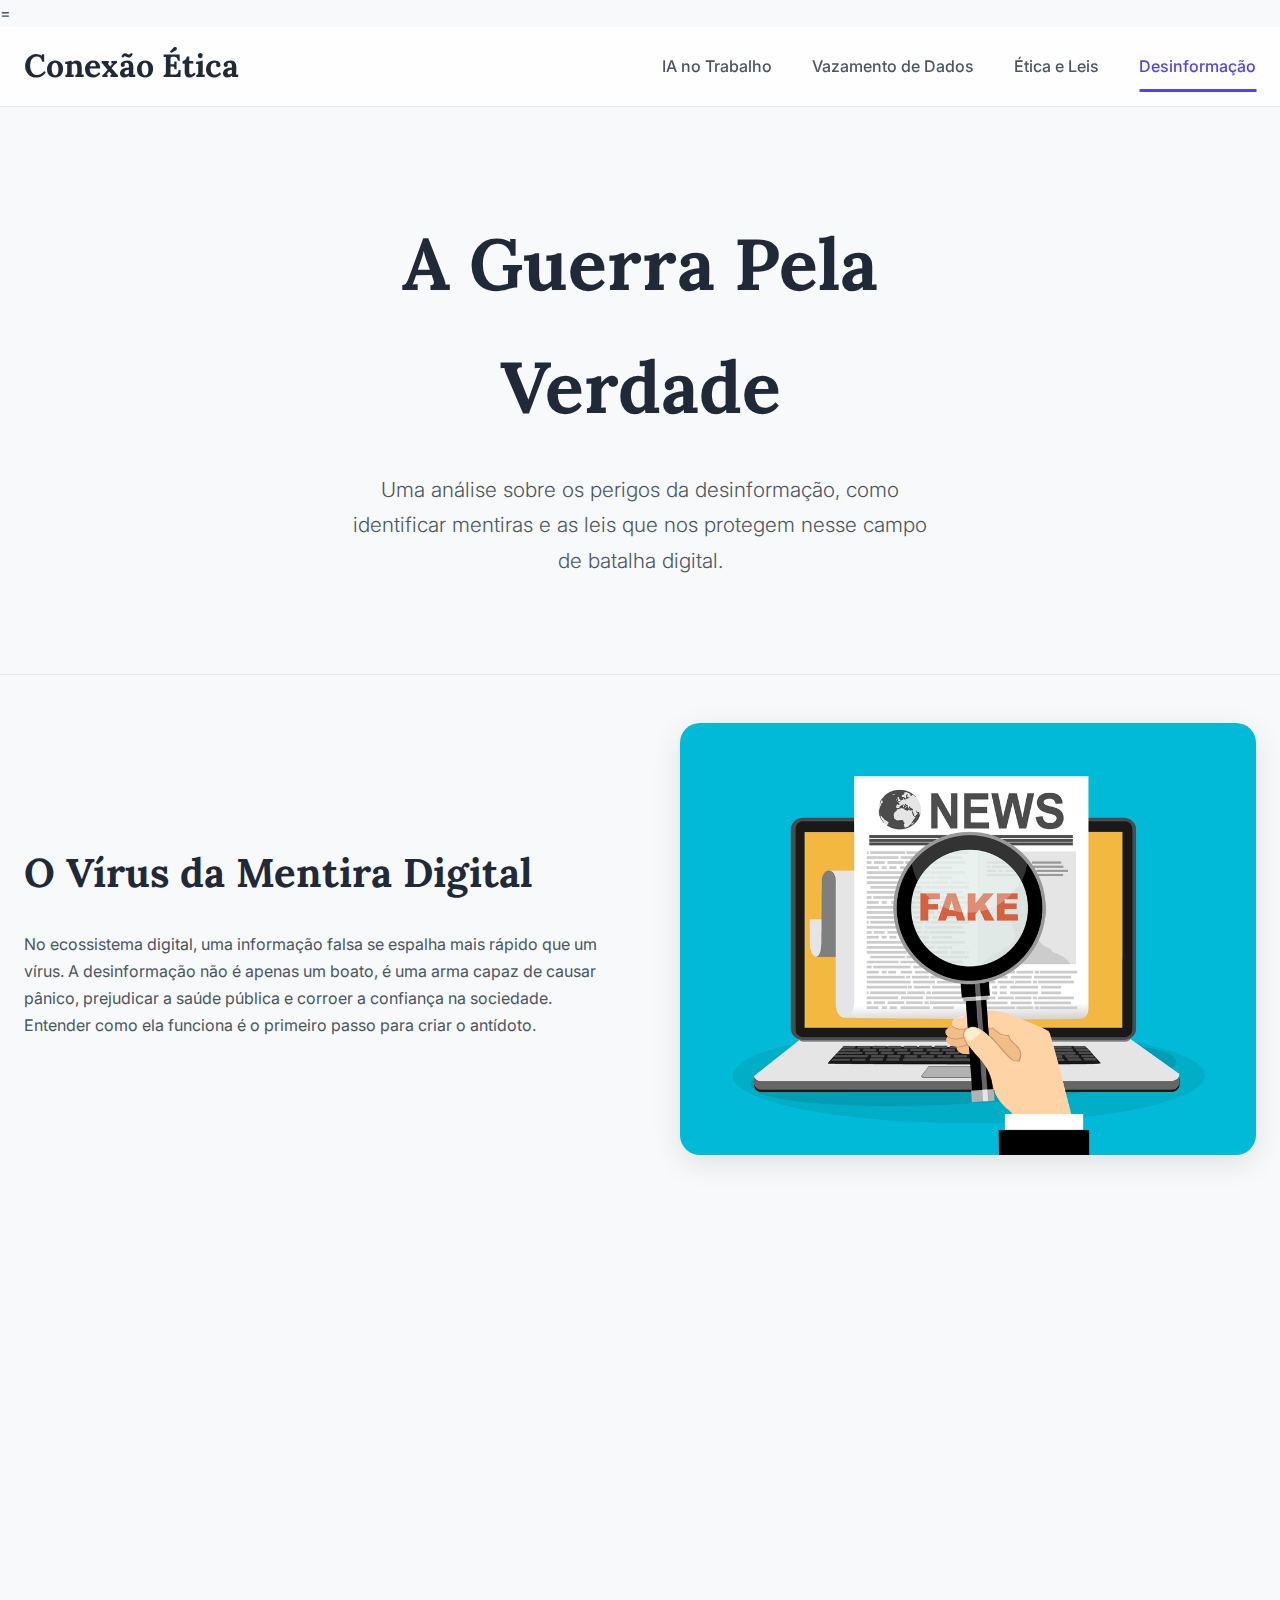
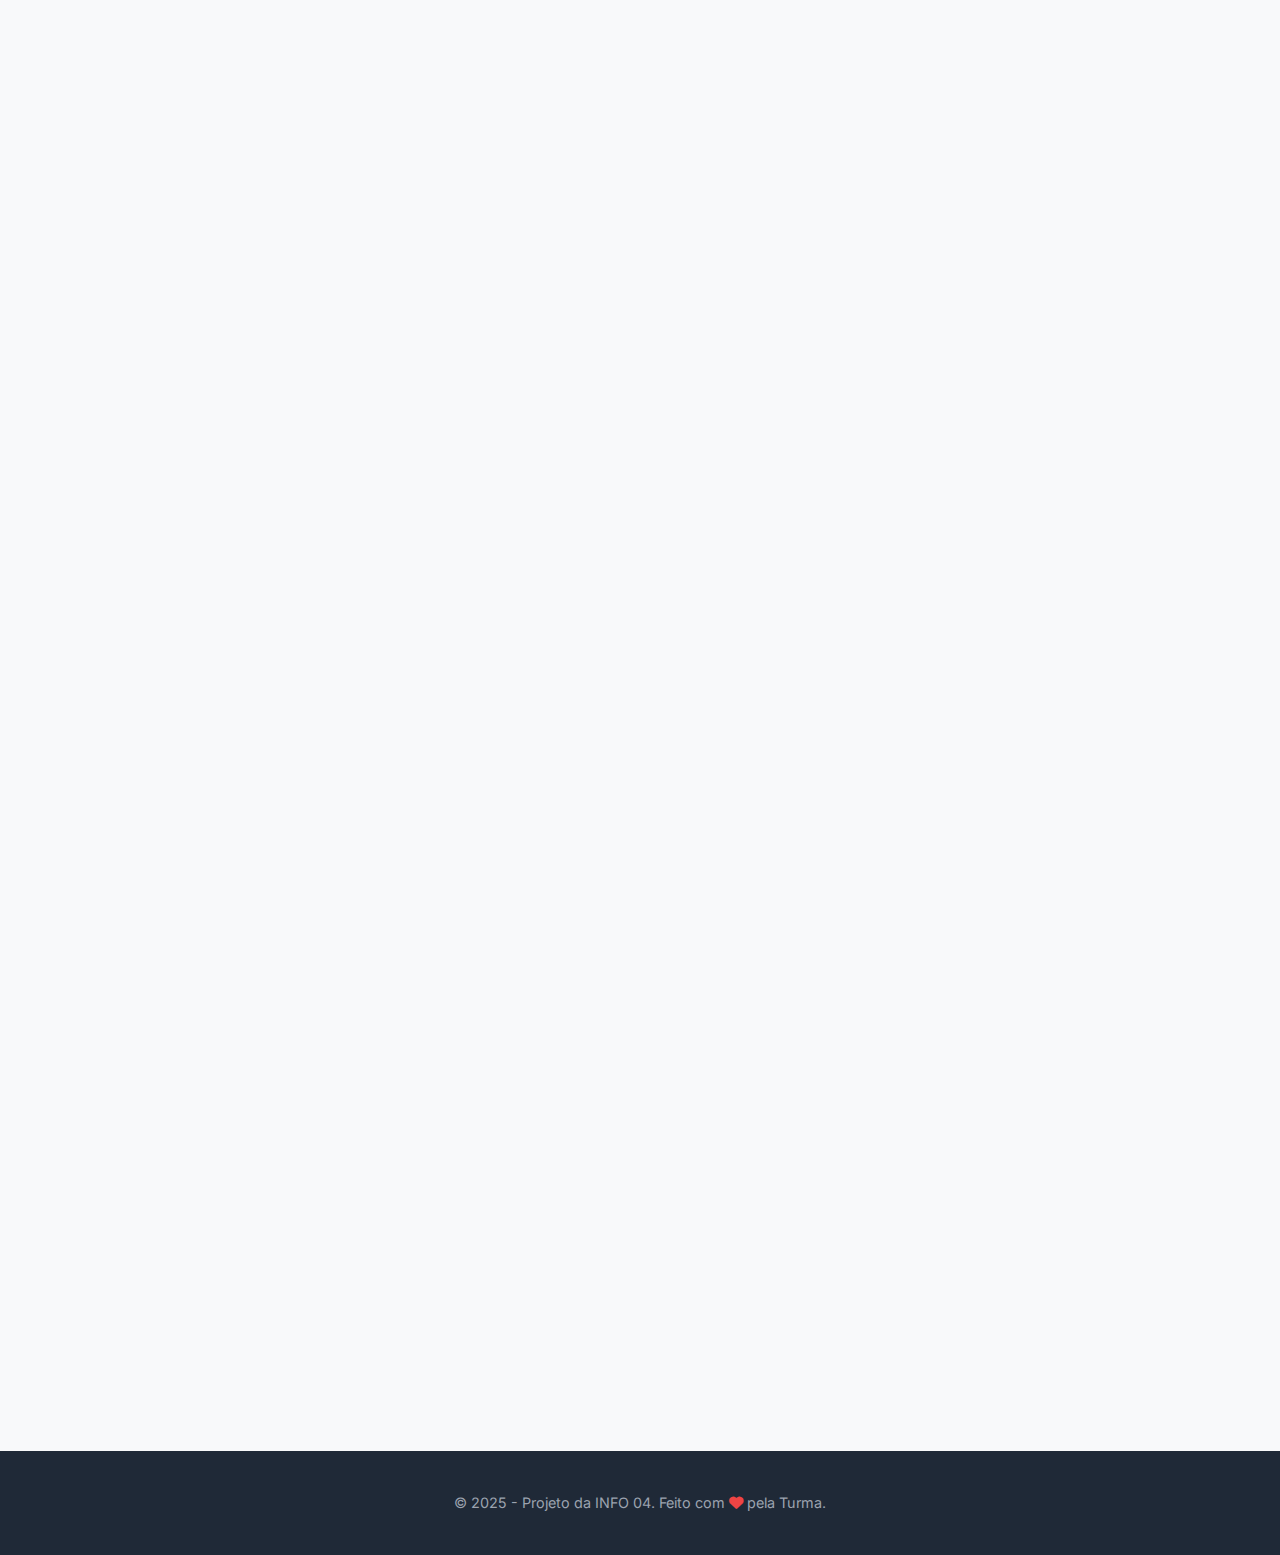
<file: pages/grupo_4.html>
=<!DOCTYPE html>
<html lang="pt-br">
<head>
    <meta charset="UTF-8">
    <meta name="viewport" content="width=device-width, initial-scale=1.0">
    <title>Desinformação - A Guerra Pela Verdade</title>
    <link rel="stylesheet" href="../css/style.css">
    <link rel="stylesheet" href="https://cdnjs.cloudflare.com/ajax/libs/font-awesome/6.5.1/css/all.min.css">
</head>
<body>

    <header class="site-header">
        <div class="container-header">
            <div class="logo">
                <a href="../index.html" aria-label="Voltar para a página inicial">
                    <h1>Conexão Ética</h1>
                </a>
            </div>
            <nav class="main-nav">
                <button class="menu-toggle" aria-label="Abrir menu">
                    <span></span>
                    <span></span>
                    <span></span>
                </button>
                <ul>
                    <li><a href="grupo_2.html"><i class="fa-solid fa-robot"></i> IA no Trabalho</a></li>
                    <li><a href="grupo_1.html"><i class="fa-solid fa-shield-halved"></i> Vazamento de Dados</a></li>
                    <li><a href="grupo_3.html"><i class="fa-solid fa-gavel"></i> Ética e Leis</a></li>
                    <li><a href="grupo_4.html" class="active"><i class="fa-solid fa-newspaper"></i> Desinformação</a></li>
                </ul>
            </nav>
        </div>
    </header>

    <main>
        <!-- Seção Hero Minimalista -->
        <section class="g4-hero">
            <div class="g4-hero-content">
                <h1 class="reveal">A Guerra Pela Verdade</h1>
                <p class="reveal">Uma análise sobre os perigos da desinformação, como identificar mentiras e as leis que nos protegem nesse campo de batalha digital.</p>
            </div>
        </section>

        <article class="container g4-article">

            <!-- Seção de Introdução -->
            <section class="g4-section-intro reveal">
                <div class="g4-text-block">
                    <h2>O Vírus da Mentira Digital</h2>
                    <p>No ecossistema digital, uma informação falsa se espalha mais rápido que um vírus. A desinformação não é apenas um boato, é uma arma capaz de causar pânico, prejudicar a saúde pública e corroer a confiança na sociedade. Entender como ela funciona é o primeiro passo para criar o antídoto.</p>
                </div>
                <div class="g4-image-block">
                    <img src="../img_gp4/inicio_grupo4.jpg" alt="Lupa ampliando a palavra FAKE em um jornal digital, simbolizando a investigação de notícias.">
                </div>
            </section>

            <!-- Seção Comparativa com Flip Cards -->
            <section class="g1-section-dicas">
                <h2 class="section-title reveal">Desinformação vs. Fake News: Qual a diferença?</h2>
                <div class="g1-dicas-grid">
                    <!-- Card Interativo 1 -->
                    <div class="flip-card reveal">
                        <div class="flip-card-inner">
                            <div class="flip-card-front">
                                <i class="fa-solid fa-brain"></i>
                                <h3>Desinformação</h3>
                            </div>
                            <div class="flip-card-back">
                                <p>É o termo mais amplo. Inclui qualquer tipo de conteúdo falso ou impreciso, espalhado com ou sem a intenção de enganar. Pode ser um erro, um boato ou uma sátira mal interpretada.</p>
                            </div>
                        </div>
                    </div>
                    <!-- Card Interativo 2 -->
                    <div class="flip-card reveal">
                        <div class="flip-card-inner">
                            <div class="flip-card-front">
                                <i class="fa-solid fa-bullseye"></i>
                                <h3>Fake News</h3>
                            </div>
                            <div class="flip-card-back">
                                <p>É um tipo específico de desinformação. São notícias falsas criadas e compartilhadas com a intenção deliberada de enganar, manipular a opinião pública ou obter vantagens financeiras ou políticas.</p>
                            </div>
                        </div>
                    </div>
                </div>
            </section>
            
            <!-- Seção Leis -->
            <section class="g4-section-leis">
                <h2 class="section-title reveal">As Leis como Nosso Escudo</h2>
                <p class="section-subtitle reveal">Para combater a epidemia de desinformação, o Brasil desenvolve leis para proteger os cidadãos e responsabilizar as plataformas.</p>
                <div class="g4-leis-grid">
                    <div class="g4-lei-card reveal">
                        <div class="lei-header">
                            <i class="fa-solid fa-landmark"></i>
                            <h4>PL 2630/2020</h4>
                        </div>
                        <p>Conhecida como "Lei das Fake News", busca trazer mais transparência e responsabilidade para redes sociais e serviços de mensagem, combatendo a disseminação de conteúdo falso em larga escala.</p>
                    </div>
                    <div class="g4-lei-card reveal">
                        <div class="lei-header">
                            <i class="fa-solid fa-triangle-exclamation"></i>
                            <h4>PL 1790/24</h4>
                        </div>
                        <p>Este projeto foca em um ponto crítico: criminalizar a disseminação de informações falsas durante calamidades públicas, protegendo ações humanitárias e evitando o pânico generalizado.</p>
                    </div>
                </div>
            </section>

            <!-- Seção Conclusão -->
            <div class="conclusion-box reveal">
                <h2>Conclusão: A Verdade é uma Construção Coletiva</h2>
                <p>Combater a desinformação é um dever de todos. Exige um olhar crítico, a checagem de fontes e a responsabilidade de não compartilhar o que é duvidoso. Com a ajuda das leis e da consciência de cada um, podemos tornar o ambiente digital um lugar mais confiável e seguro.</p>
            </div>
            
            <!-- Seção da Equipe -->
            <div class="team-section reveal">
                <h3>Página desenvolvida por:</h3>
                <ul class="team-list">
                    <li>Ashiley Fernandes</li>
                    <li>Letícia Soares</li>
                    <li>Letícia Viana</li>
                    <li>Isaque Félix</li>
                </ul>
            </div>

        </article>
    </main>

    <footer class="site-footer">
        <p>&copy; 2025 - Projeto da INFO 04. Feito com <i class="fa-solid fa-heart"></i> pela Turma.</p>
    </footer>

    <div id="page-overlay"></div>
    <script src="../js/script.js"></script>

</body>
</html>
</file>
<file: css/style.css>
/* ---------------------------------------------------- */
/* CSS REMAKE GERAL DO PROJETO                          */
/* ---------------------------------------------------- */

/* --- FONTES --- */
@import url('https://fonts.googleapis.com/css2?family=Inter:wght@300;400;500;600;700&family=Lora:wght@400;600&display=swap');

/* --- VARIÁVEIS GLOBAIS --- */
:root {
    --cor-fundo: #f8f9fa;
    --cor-caixas: #ffffff;
    --cor-primaria: #4f46e5; /* Roxo vibrante */
    --cor-primaria-hover: #4338ca;
    --cor-secundaria: #6366f1; /* Roxo claro */
    --cor-texto-titulos: #1f2937;
    --cor-texto-corpo: #4b5563;
    --cor-borda-suave: #e5e7eb;
    --sombra-sutil: 0 4px 15px rgba(0, 0, 0, 0.05);
    --sombra-elevada: 0 8px 30px rgba(0, 0, 0, 0.1);
    --fonte-titulos: 'Lora', serif;
    --fonte-corpo: 'Inter', sans-serif;
    --header-height: 80px;
}

/* --- RESET E ESTILOS GERAIS --- */
* {
    margin: 0;
    padding: 0;
    box-sizing: border-box;
}

html {
    scroll-behavior: smooth;
}

body {
    font-family: var(--fonte-corpo);
    background-color: var(--cor-fundo);
    color: var(--cor-texto-corpo);
    line-height: 1.7;
}

/* --- HEADER E NAVEGAÇÃO --- */
.site-header {
    background-color: rgba(255, 255, 255, 0.85);
    backdrop-filter: blur(16px);
    -webkit-backdrop-filter: blur(16px);
    position: sticky;
    top: 0;
    z-index: 1000;
    width: 100%;
    height: var(--header-height);
    transition: height 0.3s ease, box-shadow 0.3s ease;
    border-bottom: 1px solid var(--cor-borda-suave);
}

.site-header.scrolled {
    height: 65px;
    box-shadow: var(--sombra-sutil);
}

.container-header {
    max-width: 1280px;
    margin: 0 auto;
    padding: 0 24px;
    display: flex;
    justify-content: space-between;
    align-items: center;
    height: 100%;
    position: relative; /* Adicionado para posicionamento do menu dropdown */
}

.logo a {
    text-decoration: none;
    color: var(--cor-texto-titulos);
    transition: transform 0.3s ease;
}
.logo a:hover {
    transform: scale(1.05);
}

.site-header .logo h1 {
    font-family: var(--fonte-titulos);
    font-size: 2rem;
    margin: 0;
    transition: font-size 0.3s ease;
}

.site-header.scrolled .logo h1 {
    font-size: 1.8rem;
}

.main-nav ul {
    list-style: none;
    display: flex;
    gap: 40px;
}

.main-nav a {
    color: var(--cor-texto-corpo);
    text-decoration: none;
    font-weight: 500;
    font-size: 1rem;
    padding: 8px 0;
    position: relative;
    transition: color 0.3s ease, transform 0.2s ease;
}

.main-nav a .fa-solid {
    display: none; /* Ícones escondidos no desktop */
}

.main-nav a::after {
    content: '';
    position: absolute;
    width: 0;
    height: 3px;
    bottom: -8px;
    left: 50%;
    transform: translateX(-50%);
    background-color: var(--cor-primaria);
    transition: width 0.3s cubic-bezier(0.25, 0.46, 0.45, 0.94);
}

.main-nav a:hover, .main-nav a.active {
    color: var(--cor-primaria);
    transform: translateY(-2px);
}

.main-nav a.active::after {
    width: 100%;
}

.menu-toggle { display: none; /* Estilos mobile abaixo */ }

/* --- BOTÕES --- */
.btn {
    display: inline-block;
    padding: 1rem 2.5rem;
    font-weight: 600;
    border-radius: 9999px;
    text-decoration: none;
    transition: all 0.3s ease;
    cursor: pointer;
    border: none;
    font-size: 1rem;
    box-shadow: 0 5px 20px rgba(0, 0, 0, 0.1);
}

.btn-primary {
    background-color: var(--cor-primaria);
    color: #fff;
    box-shadow: 0 4px 20px rgba(79, 70, 229, 0.3);
}

.btn-primary:hover {
    background-color: var(--cor-primaria-hover);
    transform: translateY(-5px);
    box-shadow: 0 8px 25px rgba(79, 70, 229, 0.4);
}

/* --- SEÇÃO HERO (PÁGINA INICIAL) --- */
.hero-section {
    min-height: calc(100vh - var(--header-height));
    display: flex;
    align-items: center;
    justify-content: center;
    text-align: center;
    padding: 6rem 24px;
    position: relative;
    overflow: hidden;
    background: linear-gradient(-45deg, #eef2ff, #f8f9fa, #e0e7ff, #f8f9fa);
    background-size: 400% 400%;
    animation: gradientBG 15s ease infinite;
}

@keyframes gradientBG {
    0% { background-position: 0% 50%; }
    50% { background-position: 100% 50%; }
    100% { background-position: 0% 50%; }
}

.hero-content {
    max-width: 900px;
    z-index: 2;
}

.hero-content h2 {
    font-family: var(--fonte-titulos);
    font-size: clamp(2.8rem, 6vw, 4.5rem); /* Título responsivo */
    color: var(--cor-texto-titulos);
    margin-bottom: 1.5rem;
    line-height: 1.2;
}

.hero-content .subtitulo {
    font-size: clamp(1.1rem, 2.5vw, 1.35rem);
    color: var(--cor-texto-corpo);
    max-width: 700px;
    margin: 0 auto 3rem auto;
    min-height: 50px; /* Evita pulos de layout durante a digitação */
}

/* Formas flutuantes decorativas */
.floating-shape {
    position: absolute;
    background-color: rgba(79, 70, 229, 0.1);
    border-radius: 50%;
    z-index: 1;
    animation: float 20s infinite ease-in-out;
}
.shape1 { width: 250px; height: 250px; top: 10%; left: 8%; animation-duration: 25s; }
.shape2 { width: 180px; height: 180px; bottom: 15%; right: 12%; animation-duration: 20s; animation-delay: 5s; }
.shape3 { width: 120px; height: 120px; top: 20%; right: 20%; animation-duration: 30s; }

@keyframes float {
    0% { transform: translateY(0px) rotate(0deg); }
    50% { transform: translateY(-40px) rotate(180deg); }
    100% { transform: translateY(0px) rotate(360deg); }
}


/* --- SEÇÃO DE TEMAS (PÁGINA INICIAL) --- */
.container {
    max-width: 1280px;
    margin: 0 auto;
    padding: 5rem 24px;
}

.section-title {
    text-align: center;
    margin-bottom: 4rem;
    font-family: var(--fonte-titulos);
    font-size: clamp(2.5rem, 5vw, 3rem);
    color: var(--cor-texto-titulos);
}

.section-subtitle {
    text-align: center;
    max-width: 700px;
    margin: -3rem auto 4rem auto;
    font-size: 1.1rem;
}

.temas-grid {
    display: grid;
    grid-template-columns: repeat(auto-fit, minmax(280px, 1fr));
    gap: 2.5rem;
}

.tema-card {
    background-color: var(--cor-caixas);
    border: 1px solid var(--cor-borda-suave);
    border-radius: 20px;
    box-shadow: var(--sombra-sutil);
    text-decoration: none;
    color: var(--cor-texto-corpo);
    transform-style: preserve-3d;
    perspective: 1000px;
    transition: transform 0.4s ease, box-shadow 0.4s ease;
    display: flex;
    flex-direction: column;
    overflow: hidden;
}

.tema-card:hover {
    transform: translateY(-15px) rotateX(var(--rotateX, 0)) rotateY(var(--rotateY, 0));
    box-shadow: var(--sombra-elevada);
}

.tema-card img {
    width: 100%;
    height: 200px;
    object-fit: cover;
    transition: transform 0.4s ease;
}

.tema-card:hover img {
    transform: scale(1.08); /* Efeito de zoom na imagem mais acentuado */
}

.tema-card-content {
    padding: 1.8rem;
    text-align: left;
    flex-grow: 1;
}

.tema-card-content h4 {
    font-family: var(--fonte-corpo);
    font-size: 1.4rem;
    color: var(--cor-texto-titulos);
    font-weight: 600;
    margin-bottom: 0.5rem;
}

.tema-card-content p {
    font-size: 0.95rem;
    line-height: 1.6;
}

/* ---------------------------------- */
/* --- ESTILOS PÁGINA GRUPO 1 --- */
/* ---------------------------------- */

.g1-hero {
    height: auto;
    min-height: 380px;
    background: var(--cor-fundo);
    display: flex;
    justify-content: center;
    align-items: center;
    text-align: center;
    color: var(--cor-texto-titulos);
    padding: 6rem 24px;
    border-bottom: 1px solid var(--cor-borda-suave);
}

.g1-hero-content {
    max-width: 800px;
    padding: 0 24px;
}

.g1-hero h1 {
    font-family: var(--fonte-titulos);
    font-size: clamp(2.5rem, 7vw, 4.5rem);
    text-shadow: none;
}

.g1-hero p {
    font-size: 1.3rem;
    margin-top: 1rem;
    font-weight: 300;
    color: var(--cor-texto-corpo);
    max-width: 600px;
    margin: 1.5rem auto 0 auto;
}

.g1-article {
    padding-top: 3rem;
}

.g1-section-intro, .g1-section-leis {
    display: grid;
    grid-template-columns: 1fr 1fr;
    gap: 5rem;
    align-items: center;
    margin-bottom: 7rem;
}

.g1-text-block h2 {
    font-family: var(--fonte-titulos);
    font-size: clamp(2rem, 4vw, 2.5rem);
    color: var(--cor-texto-titulos);
    margin-bottom: 1.5rem;
}

.g1-image-block img {
    width: 100%;
    border-radius: 20px;
    box-shadow: var(--sombra-elevada);
}

.g1-section-dicas {
    margin-bottom: 7rem;
}

.g1-dicas-grid {
    display: grid;
    grid-template-columns: repeat(auto-fit, minmax(280px, 1fr));
    gap: 2.5rem;
}

.flip-card {
    background-color: transparent;
    height: 300px;
    perspective: 1000px;
}

.flip-card-inner {
    position: relative;
    width: 100%;
    height: 100%;
    text-align: center;
    transition: transform 0.8s cubic-bezier(0.68, -0.55, 0.265, 1.55);
    transform-style: preserve-3d;
    box-shadow: var(--sombra-sutil);
    border-radius: 20px;
}

.flip-card:hover .flip-card-inner {
    transform: rotateY(180deg);
}

.flip-card-front, .flip-card-back {
    position: absolute;
    width: 100%;
    height: 100%;
    -webkit-backface-visibility: hidden;
    backface-visibility: hidden;
    border-radius: 20px;
    display: flex;
    flex-direction: column;
    justify-content: center;
    align-items: center;
    padding: 2.5rem;
}

.flip-card-front {
    background-color: var(--cor-caixas);
    color: var(--cor-texto-titulos);
    border: 1px solid var(--cor-borda-suave);
}

.flip-card-front i {
    font-size: 3.5rem;
    color: var(--cor-primaria);
    margin-bottom: 1.5rem;
    transition: transform 0.4s ease;
}

.flip-card-front:hover i {
    transform: scale(1.1);
}

.flip-card-front h3 {
    font-size: 1.5rem;
    font-weight: 600;
}

.flip-card-back {
    background: linear-gradient(135deg, var(--cor-primaria), var(--cor-secundaria));
    color: white;
    transform: rotateY(180deg);
    line-height: 1.6;
}

.g1-leis-list {
    list-style: none;
    padding-left: 0;
}
.g1-leis-list li {
    padding: 1rem 0;
    border-bottom: 1px solid var(--cor-borda-suave);
    font-size: 1.1rem;
    transition: all 0.3s ease;
}
.g1-leis-list li:first-child {
    padding-top: 0;
}
.g1-leis-list li:last-child {
    border-bottom: none;
}
.g1-leis-list li:hover {
    color: var(--cor-primaria);
    transform: translateX(10px);
}

/* ---------------------------------- */
/* --- ESTILOS PÁGINA GRUPO 2 --- */
/* ---------------------------------- */

.g2-hero {
    height: auto;
    min-height: 380px;
    background: var(--cor-fundo);
    display: flex;
    justify-content: center;
    align-items: center;
    text-align: center;
    color: var(--cor-texto-titulos);
    padding: 6rem 24px;
    border-bottom: 1px solid var(--cor-borda-suave);
}

.g2-hero-content {
    max-width: 800px;
    padding: 0 24px;
}

.g2-hero h1 {
    font-family: var(--fonte-titulos);
    font-size: clamp(2.5rem, 7vw, 4.5rem);
    text-shadow: none;
}

.g2-hero p {
    font-size: 1.3rem;
    margin-top: 1rem;
    font-weight: 300;
    color: var(--cor-texto-corpo);
    max-width: 600px;
    margin: 1.5rem auto 0 auto;
}

.g2-article {
    padding-top: 3rem;
}

.g2-section-intro, .g2-section-responsabilidade {
    display: grid;
    grid-template-columns: 1fr 1fr;
    gap: 5rem;
    align-items: center;
    margin-bottom: 7rem;
}

.g2-text-block h2 {
    font-family: var(--fonte-titulos);
    font-size: clamp(2rem, 4vw, 2.5rem);
    color: var(--cor-texto-titulos);
    margin-bottom: 1.5rem;
}

.g2-image-block img {
    width: 100%;
    border-radius: 20px;
    box-shadow: var(--sombra-elevada);
}

.g2-section-dilemas {
    margin-bottom: 7rem;
}


/* ---------------------------------- */
/* --- ESTILOS PÁGINA GRUPO 3 --- */
/* ---------------------------------- */

.dev-container {
    height: calc(100vh - var(--header-height) - 130px);
    display: flex;
    flex-direction: column;
    align-items: center;
    justify-content: center;
    text-align: center;
    padding: 2rem;
}
.dev-container h1 {
    font-size: 2.8rem;
    font-family: var(--fonte-titulos);
    color: var(--cor-texto-titulos);
    margin-bottom: 1rem;
}
.dev-container p {
    font-size: 1.1rem;
    color: var(--cor-texto-corpo);
    max-width: 600px;
    margin-bottom: 2rem;
}
/* Altera o estilo do ícone para o de engrenagem da Font Awesome */
.dev-icon {
    width: 100px;
    height: 100px;
    color: var(--cor-primaria);
    animation: rotate-gear 10s infinite linear;
    margin-bottom: 2rem;
}
/* Animação de rotação para a engrenagem */
@keyframes rotate-gear {
    from { transform: rotate(0deg); }
    to { transform: rotate(360deg); }
}


/* ---------------------------------- */
/* --- ESTILOS PÁGINA GRUPO 4 --- */
/* ---------------------------------- */

.g4-hero {
    height: auto;
    min-height: 380px;
    background: var(--cor-fundo);
    display: flex;
    justify-content: center;
    align-items: center;
    text-align: center;
    color: var(--cor-texto-titulos);
    padding: 6rem 24px;
    border-bottom: 1px solid var(--cor-borda-suave);
}

.g4-hero-content {
    max-width: 800px;
    padding: 0 24px;
}

.g4-hero h1 {
    font-family: var(--fonte-titulos);
    font-size: clamp(2.5rem, 7vw, 4.5rem);
    text-shadow: none;
}

.g4-hero p {
    font-size: 1.3rem;
    margin-top: 1rem;
    font-weight: 300;
    color: var(--cor-texto-corpo);
    max-width: 600px;
    margin: 1.5rem auto 0 auto;
}

.g4-article {
    padding-top: 3rem;
}

.g4-section-intro {
    display: grid;
    grid-template-columns: 1fr 1fr;
    gap: 5rem;
    align-items: center;
    margin-bottom: 7rem;
}

.g4-text-block h2 {
    font-family: var(--fonte-titulos);
    font-size: clamp(2rem, 4vw, 2.5rem);
    color: var(--cor-texto-titulos);
    margin-bottom: 1.5rem;
}

.g4-image-block img {
    width: 100%;
    border-radius: 20px;
    box-shadow: var(--sombra-elevada);
}

.g4-section-comparativo {
    margin-bottom: 7rem;
}

.g4-comparativo-grid {
    display: grid;
    grid-template-columns: 1fr 1fr;
    gap: 2.5rem;
}

.g4-comparativo-card {
    background-color: var(--cor-caixas);
    padding: 3rem;
    border-radius: 20px;
    text-align: center;
    box-shadow: var(--sombra-sutil);
    border: 1px solid var(--cor-borda-suave);
    transition: transform 0.3s ease, box-shadow 0.3s ease;
}

.g4-comparativo-card:hover {
    transform: translateY(-5px);
    box-shadow: var(--sombra-elevada);
}

.g4-comparativo-card .card-icon {
    font-size: 3rem;
    color: var(--cor-primaria);
    margin-bottom: 1.5rem;
}

.g4-comparativo-card h3 {
    margin-bottom: 1rem;
    font-size: 1.6rem;
    color: var(--cor-texto-titulos);
}

.g4-comparativo-card p {
    line-height: 1.6;
}

.g4-section-leis {
    margin-bottom: 7rem;
}

.g4-leis-grid {
    display: grid;
    grid-template-columns: 1fr 1fr;
    gap: 2.5rem;
}
.g4-lei-card {
    background-color: var(--cor-caixas);
    padding: 2.5rem;
    border-radius: 20px;
    border: 1px solid var(--cor-borda-suave);
    box-shadow: var(--sombra-sutil);
    transition: transform 0.3s ease, box-shadow 0.3s ease;
}

.g4-lei-card:hover {
    transform: translateY(-5px);
    box-shadow: var(--sombra-elevada);
}

.lei-header {
    display: flex;
    align-items: center;
    gap: 1.2rem;
    margin-bottom: 1.2rem;
}
.lei-header i {
    font-size: 1.8rem;
    color: var(--cor-primaria);
}
.lei-header h4 {
    font-size: 1.4rem;
    color: var(--cor-texto-titulos);
    margin: 0;
}

/* --- ELEMENTOS GENÉRICOS DE PÁGINAS DE CONTEÚDO --- */
.conclusion-box {
    background-color: var(--cor-caixas);
    border-left: 6px solid var(--cor-primaria);
    padding: 3rem;
    margin: 5rem 0;
    border-radius: 0 12px 12px 0;
    box-shadow: var(--sombra-sutil);
    line-height: 1.6;
}
.conclusion-box h2 {
    color: var(--cor-texto-titulos);
    margin-bottom: 1.2rem;
}

.team-section {
    text-align: center;
    padding: 3rem;
    border-top: 1px solid var(--cor-borda-suave);
    margin-top: 5rem;
}
.team-section h3 {
    font-family: var(--fonte-titulos);
    color: var(--cor-texto-titulos);
    font-size: 1.8rem;
    margin-bottom: 1.5rem;
}
.team-list {
    list-style: none;
    display: flex;
    flex-wrap: wrap;
    justify-content: center;
    gap: 2.5rem;
    font-size: 1.1rem;
}

/* --- FOOTER --- */
.site-footer {
    background-color: #1f2937;
    color: #9ca3af;
    text-align: center;
    padding: 2.5rem;
    margin-top: 5rem;
    font-size: 0.9rem;
}
.site-footer .fa-heart {
    color: #ef4444;
    animation: pulse-heart 1.5s infinite;
}

@keyframes pulse-heart {
    0%, 100% { transform: scale(1); }
    50% { transform: scale(1.1); }
}

/* --- ANIMAÇÃO DE SCROLL --- */
.reveal {
    opacity: 0;
    transform: translateY(30px);
    transition: opacity 0.8s ease-out, transform 0.8s ease-out;
}
.reveal.visible {
    opacity: 1;
    transform: translateY(0);
}


/* ---------------------------------- */
/* --- REMAKE SIDEBAR E RESPONSIVO -- */
/* ---------------------------------- */

#page-overlay {
    position: fixed;
    top: 0;
    left: 0;
    width: 100%;
    height: 100%;
    background-color: rgba(0, 0, 0, 0.6);
    backdrop-filter: blur(8px);
    -webkit-backdrop-filter: blur(8px);
    z-index: 998;
    opacity: 0;
    visibility: hidden;
    transition: opacity 0.4s ease, visibility 0s 0.4s, backdrop-filter 0.4s ease;
}
#page-overlay.active {
    opacity: 1;
    visibility: visible;
    transition: opacity 0.4s ease, backdrop-filter 0.4s ease;
}


@media (max-width: 1024px) {
    .g1-section-intro, .g1-section-leis, .g2-section-intro, .g2-section-responsabilidade, .g4-section-intro {
        grid-template-columns: 1fr;
        gap: 2.5rem;
    }
    .g1-section-leis, .g2-section-responsabilidade {
        /* Inverte a ordem no mobile para a imagem vir primeiro */
        grid-auto-flow: dense;
    }
    .g1-section-leis .g1-image-block, .g2-section-responsabilidade .g2-image-block {
        grid-row: 1;
    }

    /* Agora o menu dropdown é o principal, não o sidebar */
    .main-nav ul {
        display: flex;
        flex-direction: column;
        /* Estilos do dropdown (vertical) */
        position: absolute;
        top: 100%;
        left: 0;
        width: 100%;
        background-color: var(--cor-caixas);
        padding: 1rem 0;
        border-radius: 0 0 12px 12px;
        box-shadow: var(--sombra-elevada);
        border-top: 1px solid var(--cor-borda-suave);
        transform: scaleY(0);
        transform-origin: top;
        transition: transform 0.3s ease-in-out;
        opacity: 0;
        visibility: hidden;
    }

    .main-nav ul a {
        padding: 1rem 24px;
    }
    .main-nav ul li:first-child a {
        padding-top: 1.5rem;
    }
    .main-nav ul li:last-child a {
        padding-bottom: 1.5rem;
    }

    /* Exibe o menu quando a classe nav-active está presente */
    .main-nav.nav-active ul {
        transform: scaleY(1);
        opacity: 1;
        visibility: visible;
    }
    
    .menu-toggle {
        display: flex;
        flex-direction: column;
        justify-content: space-around;
        width: 30px;
        height: 25px;
        background: transparent;
        border: none;
        cursor: pointer;
        z-index: 1001;
    }
    .menu-toggle span {
        width: 100%; height: 3px; background-color: var(--cor-texto-titulos);
        border-radius: 5px; transition: all 0.3s cubic-bezier(0.68, -0.55, 0.265, 1.55);
    }
    .menu-toggle.active span:nth-child(1) {
        transform: rotate(45deg) translate(8px, 8px);
    }
    .menu-toggle.active span:nth-child(2) {
        opacity: 0;
    }
    .menu-toggle.active span:nth-child(3) {
        transform: rotate(-45deg) translate(7px, -7px);
    }

    .main-nav ul {
        display: flex;
        flex-direction: column;
        background-color: rgba(255, 255, 255, 0.95);
        backdrop-filter: blur(10px);
        -webkit-backdrop-filter: blur(10px);
        padding: 1.5rem;
        border-radius: 0 0 12px 12px;
        gap: 0.5rem;
        border-top: 1px solid var(--cor-borda-suave);
    }

    .main-nav ul::before {
        display: none; /* Remove o título "Navegar" */
    }
    
    .main-nav li {
        width: 100%;
        opacity: 0;
        transform: translateY(-10px);
        transition: opacity 0.4s ease, transform 0.4s ease;
    }

    .main-nav.nav-active li {
        opacity: 1;
        transform: translateY(0);
    }
    /* Animação escalonada dos itens */
    .main-nav.nav-active li:nth-child(1) { transition-delay: 0.20s; }
    .main-nav.nav-active li:nth-child(2) { transition-delay: 0.25s; }
    .main-nav.nav-active li:nth-child(3) { transition-delay: 0.30s; }
    .main-nav.nav-active li:nth-child(4) { transition-delay: 0.35s; }

    .main-nav a { 
        display: flex; 
        align-items: center;
        gap: 1.2rem;
        padding: 1rem; 
        width: 100%; 
        font-size: 1.1rem;
        font-weight: 500;
        border-radius: 8px; /* Borda mais suave */
    }
    .main-nav a .fa-solid {
        display: inline-block;
        font-size: 1.2rem;
        width: 25px;
        text-align: center; 
        color: var(--cor-texto-corpo);
        transition: color 0.2s ease;
    }

    .main-nav a:hover, .main-nav a.active {
        background-color: var(--cor-primaria);
        color: white;
    }
     .main-nav a:hover .fa-solid, .main-nav a.active .fa-solid {
        color: white;
    }

    .main-nav a::after { display: none; }
}
</file>
